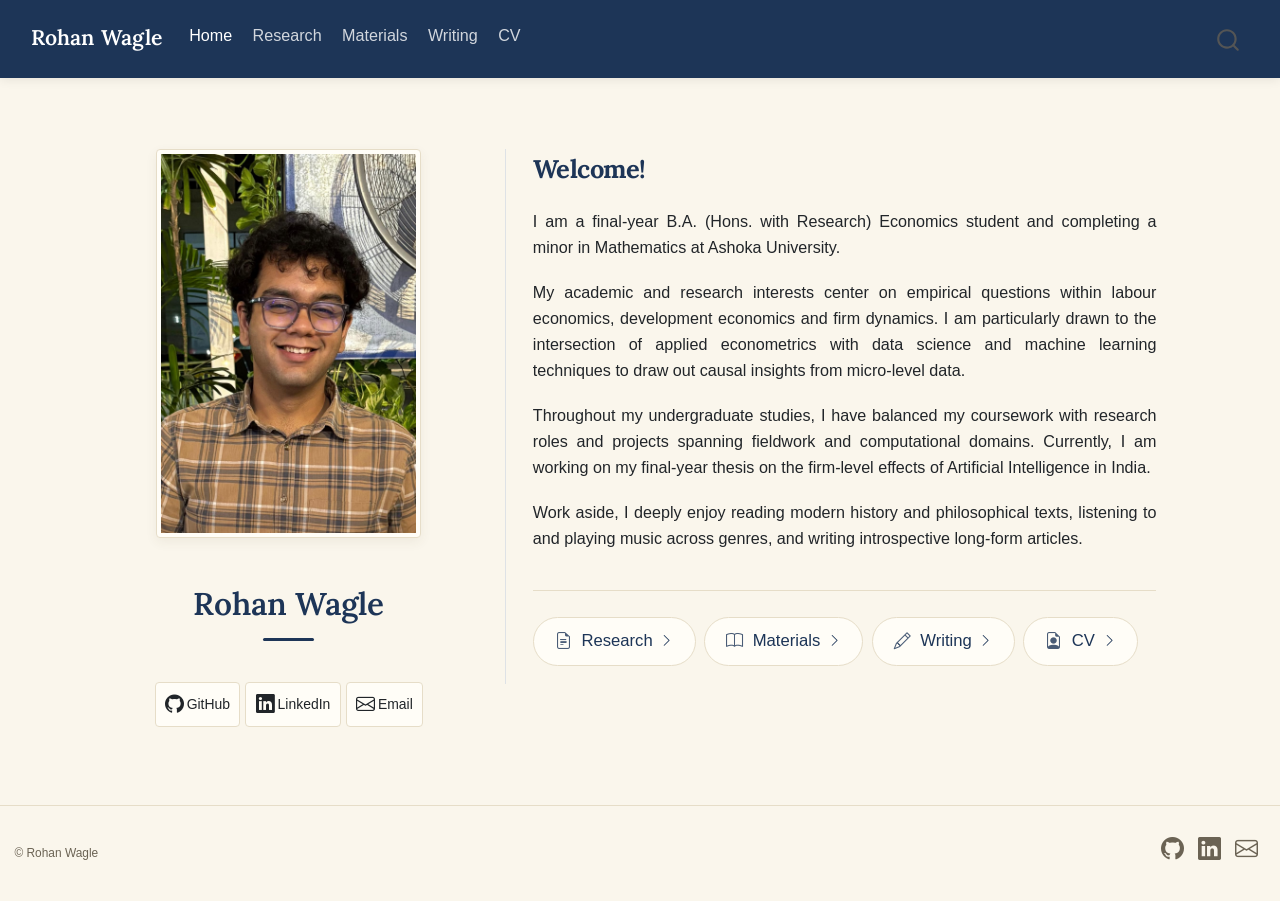
<file: index.html>
<!DOCTYPE html>
<html xmlns="http://www.w3.org/1999/xhtml" lang="en" xml:lang="en"><head>

<meta charset="utf-8">
<meta name="generator" content="quarto-1.9.38">

<meta name="viewport" content="width=device-width, initial-scale=1.0, user-scalable=yes">

<meta name="description" content="Rohan Wagle is a final-year B.A. (Hons. with Research) Economics student at Ashoka University, working on labour economics, development economics, firm dynamics and applied econometrics.">

<title>Rohan Wagle</title>
<style>
/* Default styles provided by pandoc.
** See https://pandoc.org/MANUAL.html#variables-for-html for config info.
*/
code{white-space: pre-wrap;}
span.smallcaps{font-variant: small-caps;}
div.columns{display: flex; gap: min(4vw, 1.5em);}
div.column{flex: auto; overflow-x: auto;}
div.hanging-indent{margin-left: 1.5em; text-indent: -1.5em;}
ul.task-list{list-style: none;}
ul.task-list li input[type="checkbox"] {
  width: 0.8em;
  margin: 0 0.8em 0.2em -1em; /* quarto-specific, see https://github.com/quarto-dev/quarto-cli/issues/4556 */ 
  vertical-align: middle;
}
</style>


<script src="site_libs/quarto-nav/quarto-nav.js"></script>
<script src="site_libs/quarto-nav/headroom.min.js"></script>
<script src="site_libs/clipboard/clipboard.min.js"></script>
<script src="site_libs/quarto-search/autocomplete.umd.js"></script>
<script src="site_libs/quarto-search/fuse.min.js"></script>
<script src="site_libs/quarto-search/quarto-search.js"></script>
<meta name="quarto:offset" content="./">
<script src="site_libs/quarto-html/quarto.js" type="module"></script>
<script src="site_libs/quarto-html/tabsets/tabsets.js" type="module"></script>
<script src="site_libs/quarto-html/popper.min.js"></script>
<script src="site_libs/quarto-html/tippy.umd.min.js"></script>
<link href="site_libs/quarto-html/tippy.css" rel="stylesheet">
<link href="site_libs/quarto-html/quarto-syntax-highlighting-15634bcf2e68342d4ad2dfa704d543f6.css" rel="stylesheet" id="quarto-text-highlighting-styles">
<script src="site_libs/bootstrap/bootstrap.min.js"></script>
<link href="site_libs/bootstrap/bootstrap-icons.css" rel="stylesheet">
<link href="site_libs/bootstrap/bootstrap-7c7387054ca01dce798d89d67e7ad1e2.min.css" rel="stylesheet" append-hash="true" id="quarto-bootstrap" data-mode="light">
<script id="quarto-search-options" type="application/json">{
  "location": "navbar",
  "copy-button": false,
  "collapse-after": 3,
  "panel-placement": "end",
  "type": "overlay",
  "limit": 50,
  "keyboard-shortcut": [
    "f",
    "/",
    "s"
  ],
  "show-item-context": false,
  "language": {
    "search-no-results-text": "No results",
    "search-matching-documents-text": "matching documents",
    "search-copy-link-title": "Copy link to search",
    "search-hide-matches-text": "Hide additional matches",
    "search-more-match-text": "more match in this document",
    "search-more-matches-text": "more matches in this document",
    "search-clear-button-title": "Clear",
    "search-text-placeholder": "",
    "search-detached-cancel-button-title": "Cancel",
    "search-submit-button-title": "Submit",
    "search-label": "Search"
  }
}</script>


<link rel="stylesheet" href="styles.css">
<meta property="og:title" content="Rohan Wagle">
<meta property="og:description" content="Rohan Wagle is a final-year B.A. (Hons. with Research) Economics student at Ashoka University, working on labour economics, development economics, firm dynamics and applied econometrics.">
<meta property="og:image" content="https://ronwag2005.github.io/rohan-wagle/assets/Main_Photo.jpeg">
<meta property="og:site_name" content="Rohan Wagle">
<meta name="twitter:title" content="Rohan Wagle">
<meta name="twitter:description" content="Rohan Wagle is a final-year B.A. (Hons. with Research) Economics student at Ashoka University, working on labour economics, development economics, firm dynamics and applied econometrics.">
<meta name="twitter:image" content="https://ronwag2005.github.io/rohan-wagle/assets/Main_Photo.jpeg">
<meta name="twitter:card" content="summary">
<link rel="canonical" href="https://ronwag2005.github.io/rohan-wagle/">
</head>

<body class="nav-fixed fullcontent quarto-light">

<div id="quarto-search-results"></div>
  <header id="quarto-header" class="headroom fixed-top">
    <nav class="navbar navbar-expand-lg " data-bs-theme="dark">
      <div class="navbar-container container-fluid">
      <div class="navbar-brand-container mx-auto">
    <a class="navbar-brand" href="./index.html">
    <span class="navbar-title">Rohan Wagle</span>
    </a>
  </div>
            <div id="quarto-search" class="" title="Search"></div>
          <button class="navbar-toggler" type="button" data-bs-toggle="collapse" data-bs-target="#navbarCollapse" aria-controls="navbarCollapse" role="menu" aria-expanded="false" aria-label="Toggle navigation" onclick="if (window.quartoToggleHeadroom) { window.quartoToggleHeadroom(); }">
  <span class="navbar-toggler-icon"></span>
</button>
          <div class="collapse navbar-collapse" id="navbarCollapse">
            <ul class="navbar-nav navbar-nav-scroll me-auto">
  <li class="nav-item">
    <a class="nav-link active" href="./index.html" aria-current="page"> 
<span class="menu-text">Home</span></a>
  </li>  
  <li class="nav-item">
    <a class="nav-link" href="./research.html"> 
<span class="menu-text">Research</span></a>
  </li>  
  <li class="nav-item">
    <a class="nav-link" href="./materials.html"> 
<span class="menu-text">Materials</span></a>
  </li>  
  <li class="nav-item">
    <a class="nav-link" href="./writing.html"> 
<span class="menu-text">Writing</span></a>
  </li>  
  <li class="nav-item">
    <a class="nav-link" href="./cv.html"> 
<span class="menu-text">CV</span></a>
  </li>  
</ul>
          </div> <!-- /navcollapse -->
            <div class="quarto-navbar-tools">
</div>
      </div> <!-- /container-fluid -->
    </nav>
</header>
<!-- content -->
<div id="quarto-content" class="quarto-container page-columns page-rows-contents page-layout-article page-navbar">
<!-- sidebar -->
<!-- margin-sidebar -->
    
<!-- main -->
<div class="quarto-about-trestles">
  <div class="about-entity">
    <img src="assets/Main_Photo.jpeg" class="about-image
  rounded " style="width: 20em;">
<header id="title-block-header" class="quarto-title-block default">
<div class="quarto-title">
<h1 class="title">Rohan Wagle</h1>
</div>
<div class="quarto-title-meta">
  </div>
</header>
    <div class="about-links">
  <a href="https://github.com/ronwag2005" class="about-link" rel="" target="">
    <i class="bi bi-github"></i>
     <span class="about-link-text">GitHub</span>
  </a>
  <a href="/www.linkedin.com/in/rohan-wagle-6a9328228" class="about-link" rel="" target="">
    <i class="bi bi-linkedin"></i>
     <span class="about-link-text">LinkedIn</span>
  </a>
  <a href="mailto:rohan.wagle_ug2023@ashoka.edu.in" class="about-link" rel="" target="">
    <i class="bi bi-envelope"></i>
     <span class="about-link-text">Email</span>
  </a>
</div>
  </div>
  <div class="about-contents"><main class="content" id="quarto-document-content">
<p><span class="welcome-text">Welcome!</span></p>
<p>I am a final-year B.A. (Hons. with Research) Economics student and completing a minor in Mathematics at Ashoka University.</p>
<p>My academic and research interests center on empirical questions within labour economics, development economics and firm dynamics. I am particularly drawn to the intersection of applied econometrics with data science and machine learning techniques to draw out causal insights from micro-level data.</p>
<p>Throughout my undergraduate studies, I have balanced my coursework with research roles and projects spanning fieldwork and computational domains. Currently, I am working on my final-year thesis on the firm-level effects of Artificial Intelligence in India.</p>
<p>Work aside, I deeply enjoy reading modern history and philosophical texts, listening to and playing music across genres, and writing introspective long-form articles.</p>
<div class="home-explore">
<p><a class="explore-label" href="research.html"><i class="bi bi-file-earmark-text explore-icon"></i> Research <i class="bi bi-chevron-right"></i></a> <a class="explore-label" href="materials.html"><i class="bi bi-book explore-icon"></i> Materials <i class="bi bi-chevron-right"></i></a> <a class="explore-label" href="writing.html"><i class="bi bi-pencil explore-icon"></i> Writing <i class="bi bi-chevron-right"></i></a> <a class="explore-label" href="cv.html"><i class="bi bi-file-earmark-person explore-icon"></i> CV <i class="bi bi-chevron-right"></i></a></p>
</div>


</main></div>
</div>
 <!-- /main -->
<script id="quarto-html-after-body" type="application/javascript">
  window.document.addEventListener("DOMContentLoaded", function (event) {
    const isCodeAnnotation = (el) => {
      for (const clz of el.classList) {
        if (clz.startsWith('code-annotation-')) {                     
          return true;
        }
      }
      return false;
    }
    const onCopySuccess = function(e) {
      // button target
      const button = e.trigger;
      // don't keep focus
      button.blur();
      // flash "checked"
      button.classList.add('code-copy-button-checked');
      var currentTitle = button.getAttribute("title");
      button.setAttribute("title", "Copied!");
      let tooltip;
      if (window.bootstrap) {
        button.setAttribute("data-bs-toggle", "tooltip");
        button.setAttribute("data-bs-placement", "left");
        button.setAttribute("data-bs-title", "Copied!");
        tooltip = new bootstrap.Tooltip(button, 
          { trigger: "manual", 
            customClass: "code-copy-button-tooltip",
            offset: [0, -8]});
        tooltip.show();    
      }
      setTimeout(function() {
        if (tooltip) {
          tooltip.hide();
          button.removeAttribute("data-bs-title");
          button.removeAttribute("data-bs-toggle");
          button.removeAttribute("data-bs-placement");
        }
        button.setAttribute("title", currentTitle);
        button.classList.remove('code-copy-button-checked');
      }, 1000);
      // clear code selection
      e.clearSelection();
    }
    const getTextToCopy = function(trigger) {
      const outerScaffold = trigger.parentElement.cloneNode(true);
      const codeEl = outerScaffold.querySelector('code');
      for (const childEl of codeEl.children) {
        if (isCodeAnnotation(childEl)) {
          childEl.remove();
        }
      }
      return codeEl.innerText;
    }
    const clipboard = new window.ClipboardJS('.code-copy-button:not([data-in-quarto-modal])', {
      text: getTextToCopy
    });
    clipboard.on('success', onCopySuccess);
    if (window.document.getElementById('quarto-embedded-source-code-modal')) {
      const clipboardModal = new window.ClipboardJS('.code-copy-button[data-in-quarto-modal]', {
        text: getTextToCopy,
        container: window.document.getElementById('quarto-embedded-source-code-modal')
      });
      clipboardModal.on('success', onCopySuccess);
    }
      var localhostRegex = new RegExp(/^(?:http|https):\/\/localhost\:?[0-9]*\//);
      var mailtoRegex = new RegExp(/^mailto:/);
        var filterRegex = new RegExp("https:\/\/ronwag2005\.github\.io\/rohan-wagle\/");
      var isInternal = (href) => {
          return filterRegex.test(href) || localhostRegex.test(href) || mailtoRegex.test(href);
      }
      // Inspect non-navigation links and adorn them if external
     var links = window.document.querySelectorAll('a[href]:not(.nav-link):not(.navbar-brand):not(.toc-action):not(.sidebar-link):not(.sidebar-item-toggle):not(.pagination-link):not(.no-external):not([aria-hidden]):not(.dropdown-item):not(.quarto-navigation-tool):not(.about-link)');
      for (var i=0; i<links.length; i++) {
        const link = links[i];
        if (!isInternal(link.href)) {
          // undo the damage that might have been done by quarto-nav.js in the case of
          // links that we want to consider external
          if (link.dataset.originalHref !== undefined) {
            link.href = link.dataset.originalHref;
          }
        }
      }
    function tippyHover(el, contentFn, onTriggerFn, onUntriggerFn) {
      const config = {
        allowHTML: true,
        maxWidth: 500,
        delay: 100,
        arrow: false,
        appendTo: function(el) {
            return el.parentElement;
        },
        interactive: true,
        interactiveBorder: 10,
        theme: 'quarto',
        placement: 'bottom-start',
      };
      if (contentFn) {
        config.content = contentFn;
      }
      if (onTriggerFn) {
        config.onTrigger = onTriggerFn;
      }
      if (onUntriggerFn) {
        config.onUntrigger = onUntriggerFn;
      }
      window.tippy(el, config); 
    }
    const noterefs = window.document.querySelectorAll('a[role="doc-noteref"]');
    for (var i=0; i<noterefs.length; i++) {
      const ref = noterefs[i];
      tippyHover(ref, function() {
        // use id or data attribute instead here
        let href = ref.getAttribute('data-footnote-href') || ref.getAttribute('href');
        try { href = new URL(href).hash; } catch {}
        const id = href.replace(/^#\/?/, "");
        const note = window.document.getElementById(id);
        if (note) {
          return note.innerHTML;
        } else {
          return "";
        }
      });
    }
    const xrefs = window.document.querySelectorAll('a.quarto-xref');
    const processXRef = (id, note) => {
      // Strip column container classes
      const stripColumnClz = (el) => {
        el.classList.remove("page-full", "page-columns");
        if (el.children) {
          for (const child of el.children) {
            stripColumnClz(child);
          }
        }
      }
      stripColumnClz(note)
      if (id === null || id.startsWith('sec-')) {
        // Special case sections, only their first couple elements
        const container = document.createElement("div");
        if (note.children && note.children.length > 2) {
          container.appendChild(note.children[0].cloneNode(true));
          for (let i = 1; i < note.children.length; i++) {
            const child = note.children[i];
            if (child.tagName === "P" && child.innerText === "") {
              continue;
            } else {
              container.appendChild(child.cloneNode(true));
              break;
            }
          }
          if (window.Quarto?.typesetMath) {
            window.Quarto.typesetMath(container);
          }
          return container.innerHTML
        } else {
          if (window.Quarto?.typesetMath) {
            window.Quarto.typesetMath(note);
          }
          return note.innerHTML;
        }
      } else {
        // Remove any anchor links if they are present
        const anchorLink = note.querySelector('a.anchorjs-link');
        if (anchorLink) {
          anchorLink.remove();
        }
        if (window.Quarto?.typesetMath) {
          window.Quarto.typesetMath(note);
        }
        if (note.classList.contains("callout")) {
          return note.outerHTML;
        } else {
          return note.innerHTML;
        }
      }
    }
    for (var i=0; i<xrefs.length; i++) {
      const xref = xrefs[i];
      tippyHover(xref, undefined, function(instance) {
        instance.disable();
        let url = xref.getAttribute('href');
        let hash = undefined; 
        if (url.startsWith('#')) {
          hash = url;
        } else {
          try { hash = new URL(url).hash; } catch {}
        }
        if (hash) {
          const id = hash.replace(/^#\/?/, "");
          const note = window.document.getElementById(id);
          if (note !== null) {
            try {
              const html = processXRef(id, note.cloneNode(true));
              instance.setContent(html);
            } finally {
              instance.enable();
              instance.show();
            }
          } else {
            // See if we can fetch this
            fetch(url.split('#')[0])
            .then(res => res.text())
            .then(html => {
              const parser = new DOMParser();
              const htmlDoc = parser.parseFromString(html, "text/html");
              const note = htmlDoc.getElementById(id);
              if (note !== null) {
                const html = processXRef(id, note);
                instance.setContent(html);
              } 
            }).finally(() => {
              instance.enable();
              instance.show();
            });
          }
        } else {
          // See if we can fetch a full url (with no hash to target)
          // This is a special case and we should probably do some content thinning / targeting
          fetch(url)
          .then(res => res.text())
          .then(html => {
            const parser = new DOMParser();
            const htmlDoc = parser.parseFromString(html, "text/html");
            const note = htmlDoc.querySelector('main.content');
            if (note !== null) {
              // This should only happen for chapter cross references
              // (since there is no id in the URL)
              // remove the first header
              if (note.children.length > 0 && note.children[0].tagName === "HEADER") {
                note.children[0].remove();
              }
              const html = processXRef(null, note);
              instance.setContent(html);
            } 
          }).finally(() => {
            instance.enable();
            instance.show();
          });
        }
      }, function(instance) {
      });
    }
        let selectedAnnoteEl;
        const selectorForAnnotation = ( cell, annotation) => {
          let cellAttr = 'data-code-cell="' + cell + '"';
          let lineAttr = 'data-code-annotation="' +  annotation + '"';
          const selector = 'span[' + cellAttr + '][' + lineAttr + ']';
          return selector;
        }
        const selectCodeLines = (annoteEl) => {
          const doc = window.document;
          const targetCell = annoteEl.getAttribute("data-target-cell");
          const targetAnnotation = annoteEl.getAttribute("data-target-annotation");
          const annoteSpan = window.document.querySelector(selectorForAnnotation(targetCell, targetAnnotation));
          const lines = annoteSpan.getAttribute("data-code-lines").split(",");
          const lineIds = lines.map((line) => {
            return targetCell + "-" + line;
          })
          let top = null;
          let height = null;
          let parent = null;
          if (lineIds.length > 0) {
              //compute the position of the single el (top and bottom and make a div)
              const el = window.document.getElementById(lineIds[0]);
              top = el.offsetTop;
              height = el.offsetHeight;
              parent = el.parentElement.parentElement;
            if (lineIds.length > 1) {
              const lastEl = window.document.getElementById(lineIds[lineIds.length - 1]);
              const bottom = lastEl.offsetTop + lastEl.offsetHeight;
              height = bottom - top;
            }
            if (top !== null && height !== null && parent !== null) {
              // cook up a div (if necessary) and position it 
              let div = window.document.getElementById("code-annotation-line-highlight");
              if (div === null) {
                div = window.document.createElement("div");
                div.setAttribute("id", "code-annotation-line-highlight");
                div.style.position = 'absolute';
                parent.appendChild(div);
              }
              div.style.top = top - 2 + "px";
              div.style.height = height + 4 + "px";
              div.style.left = 0;
              let gutterDiv = window.document.getElementById("code-annotation-line-highlight-gutter");
              if (gutterDiv === null) {
                gutterDiv = window.document.createElement("div");
                gutterDiv.setAttribute("id", "code-annotation-line-highlight-gutter");
                gutterDiv.style.position = 'absolute';
                const codeCell = window.document.getElementById(targetCell);
                const gutter = codeCell.querySelector('.code-annotation-gutter');
                gutter.appendChild(gutterDiv);
              }
              gutterDiv.style.top = top - 2 + "px";
              gutterDiv.style.height = height + 4 + "px";
            }
            selectedAnnoteEl = annoteEl;
          }
        };
        const unselectCodeLines = () => {
          const elementsIds = ["code-annotation-line-highlight", "code-annotation-line-highlight-gutter"];
          elementsIds.forEach((elId) => {
            const div = window.document.getElementById(elId);
            if (div) {
              div.remove();
            }
          });
          selectedAnnoteEl = undefined;
        };
          // Handle positioning of the toggle
      window.addEventListener(
        "resize",
        throttle(() => {
          elRect = undefined;
          if (selectedAnnoteEl) {
            selectCodeLines(selectedAnnoteEl);
          }
        }, 10)
      );
      function throttle(fn, ms) {
      let throttle = false;
      let timer;
        return (...args) => {
          if(!throttle) { // first call gets through
              fn.apply(this, args);
              throttle = true;
          } else { // all the others get throttled
              if(timer) clearTimeout(timer); // cancel #2
              timer = setTimeout(() => {
                fn.apply(this, args);
                timer = throttle = false;
              }, ms);
          }
        };
      }
        // Attach click handler to the DT
        const annoteDls = window.document.querySelectorAll('dt[data-target-cell]');
        for (const annoteDlNode of annoteDls) {
          annoteDlNode.addEventListener('click', (event) => {
            const clickedEl = event.target;
            if (clickedEl !== selectedAnnoteEl) {
              unselectCodeLines();
              const activeEl = window.document.querySelector('dt[data-target-cell].code-annotation-active');
              if (activeEl) {
                activeEl.classList.remove('code-annotation-active');
              }
              selectCodeLines(clickedEl);
              clickedEl.classList.add('code-annotation-active');
            } else {
              // Unselect the line
              unselectCodeLines();
              clickedEl.classList.remove('code-annotation-active');
            }
          });
        }
    const findCites = (el) => {
      const parentEl = el.parentElement;
      if (parentEl) {
        const cites = parentEl.dataset.cites;
        if (cites) {
          return {
            el,
            cites: cites.split(' ')
          };
        } else {
          return findCites(el.parentElement)
        }
      } else {
        return undefined;
      }
    };
    var bibliorefs = window.document.querySelectorAll('a[role="doc-biblioref"]');
    for (var i=0; i<bibliorefs.length; i++) {
      const ref = bibliorefs[i];
      const citeInfo = findCites(ref);
      if (citeInfo) {
        tippyHover(citeInfo.el, function() {
          var popup = window.document.createElement('div');
          citeInfo.cites.forEach(function(cite) {
            var citeDiv = window.document.createElement('div');
            citeDiv.classList.add('hanging-indent');
            citeDiv.classList.add('csl-entry');
            var biblioDiv = window.document.getElementById('ref-' + cite);
            if (biblioDiv) {
              citeDiv.innerHTML = biblioDiv.innerHTML;
            }
            popup.appendChild(citeDiv);
          });
          return popup.innerHTML;
        });
      }
    }
  });
  </script>
</div> <!-- /content -->
<footer class="footer">
  <div class="nav-footer">
    <div class="nav-footer-left">
<p>© Rohan Wagle</p>
</div>   
    <div class="nav-footer-center">
      &nbsp;
    </div>
    <div class="nav-footer-right">
      <ul class="footer-items list-unstyled">
    <li class="nav-item compact">
    <a class="nav-link" href="https://github.com/ronwag2005">
      <i class="bi bi-github" role="img" aria-label="GitHub">
</i> 
    </a>
  </li>  
    <li class="nav-item compact">
    <a class="nav-link" href="https://www.linkedin.com/in/rohan-wagle-6a9328228">
      <i class="bi bi-linkedin" role="img" aria-label="LinkedIn">
</i> 
    </a>
  </li>  
    <li class="nav-item compact">
    <a class="nav-link" href="mailto:rohan.wagle_ug2023@ashoka.edu.in">
      <i class="bi bi-envelope" role="img" aria-label="Email">
</i> 
    </a>
  </li>  
</ul>
    </div>
  </div>
</footer>




</body></html>
</file>
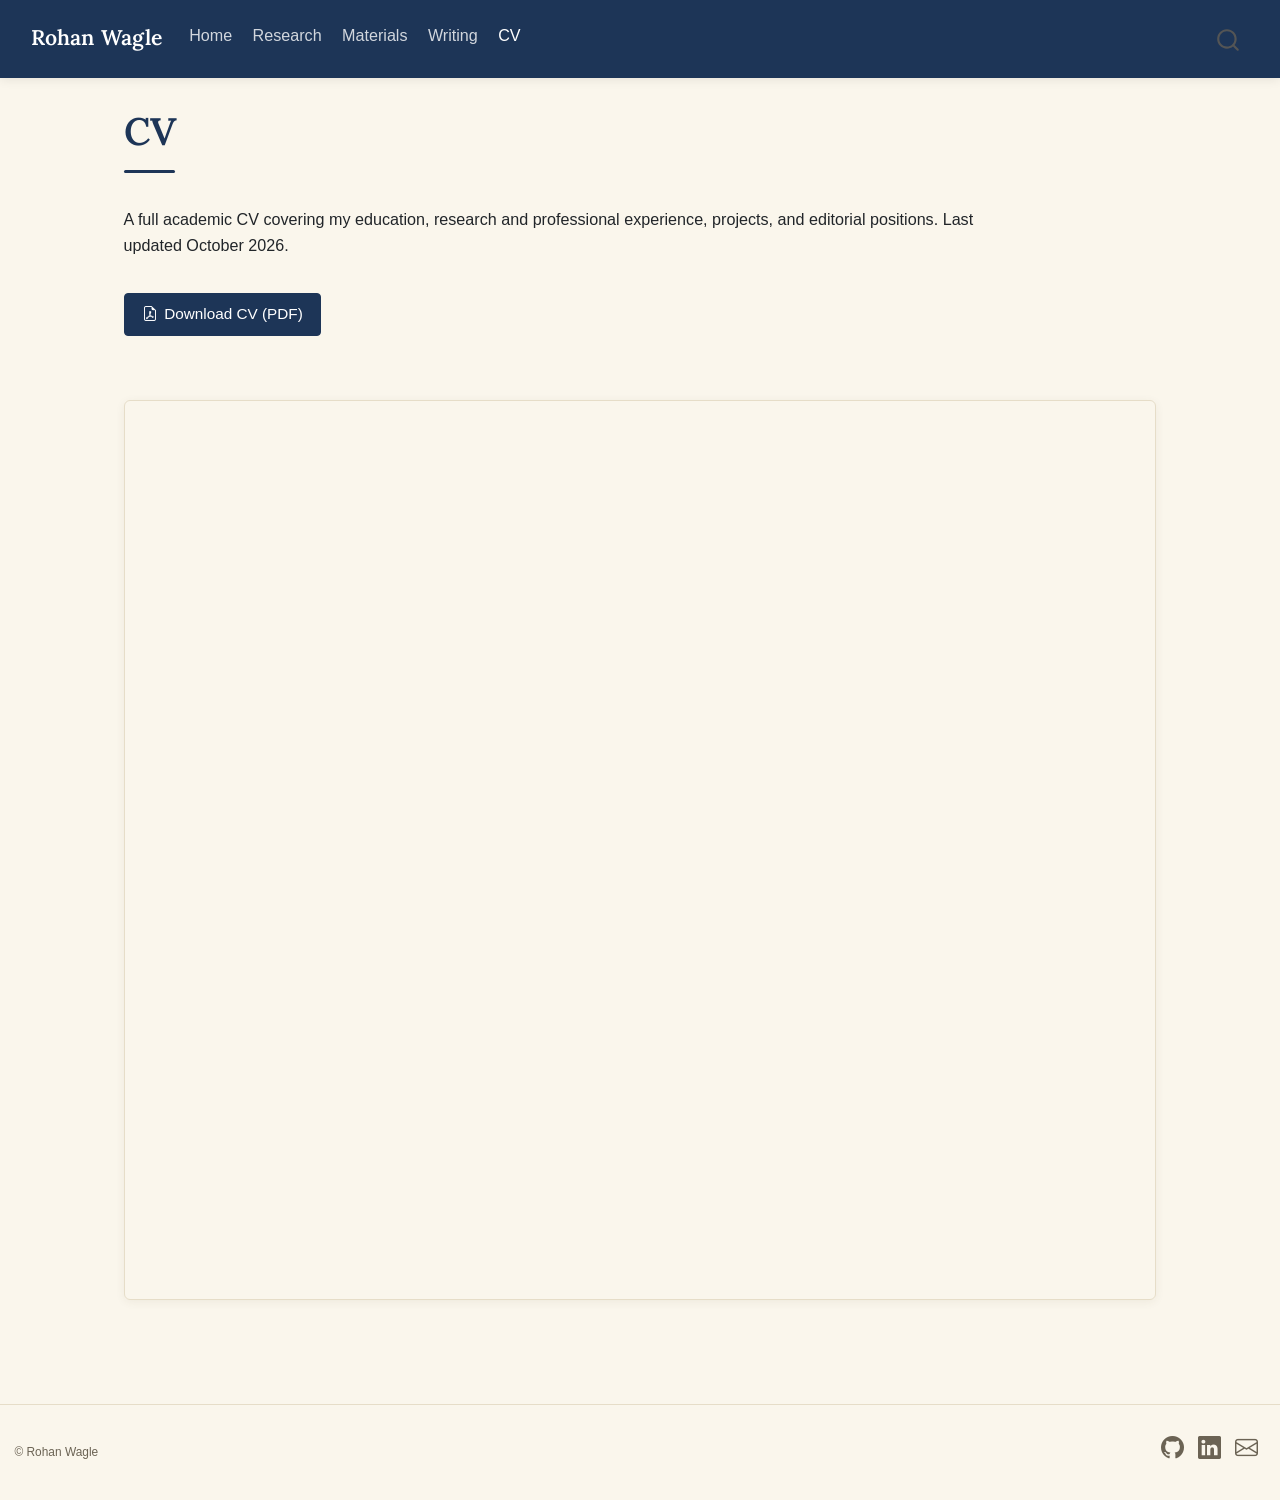
<file: cv.html>
<!DOCTYPE html>
<html xmlns="http://www.w3.org/1999/xhtml" lang="en" xml:lang="en"><head>

<meta charset="utf-8">
<meta name="generator" content="quarto-1.9.38">

<meta name="viewport" content="width=device-width, initial-scale=1.0, user-scalable=yes">

<meta name="description" content="Academic CV of Rohan Wagle: education, research and professional experience, publications, projects, and editorial positions.">

<title>CV – Rohan Wagle</title>
<style>
/* Default styles provided by pandoc.
** See https://pandoc.org/MANUAL.html#variables-for-html for config info.
*/
code{white-space: pre-wrap;}
span.smallcaps{font-variant: small-caps;}
div.columns{display: flex; gap: min(4vw, 1.5em);}
div.column{flex: auto; overflow-x: auto;}
div.hanging-indent{margin-left: 1.5em; text-indent: -1.5em;}
ul.task-list{list-style: none;}
ul.task-list li input[type="checkbox"] {
  width: 0.8em;
  margin: 0 0.8em 0.2em -1em; /* quarto-specific, see https://github.com/quarto-dev/quarto-cli/issues/4556 */ 
  vertical-align: middle;
}
</style>


<script src="site_libs/quarto-nav/quarto-nav.js"></script>
<script src="site_libs/quarto-nav/headroom.min.js"></script>
<script src="site_libs/clipboard/clipboard.min.js"></script>
<script src="site_libs/quarto-search/autocomplete.umd.js"></script>
<script src="site_libs/quarto-search/fuse.min.js"></script>
<script src="site_libs/quarto-search/quarto-search.js"></script>
<meta name="quarto:offset" content="./">
<script src="site_libs/quarto-html/quarto.js" type="module"></script>
<script src="site_libs/quarto-html/tabsets/tabsets.js" type="module"></script>
<script src="site_libs/quarto-html/popper.min.js"></script>
<script src="site_libs/quarto-html/tippy.umd.min.js"></script>
<script src="site_libs/quarto-html/anchor.min.js"></script>
<link href="site_libs/quarto-html/tippy.css" rel="stylesheet">
<link href="site_libs/quarto-html/quarto-syntax-highlighting-15634bcf2e68342d4ad2dfa704d543f6.css" rel="stylesheet" id="quarto-text-highlighting-styles">
<script src="site_libs/bootstrap/bootstrap.min.js"></script>
<link href="site_libs/bootstrap/bootstrap-icons.css" rel="stylesheet">
<link href="site_libs/bootstrap/bootstrap-7c7387054ca01dce798d89d67e7ad1e2.min.css" rel="stylesheet" append-hash="true" id="quarto-bootstrap" data-mode="light">
<script id="quarto-search-options" type="application/json">{
  "location": "navbar",
  "copy-button": false,
  "collapse-after": 3,
  "panel-placement": "end",
  "type": "overlay",
  "limit": 50,
  "keyboard-shortcut": [
    "f",
    "/",
    "s"
  ],
  "show-item-context": false,
  "language": {
    "search-no-results-text": "No results",
    "search-matching-documents-text": "matching documents",
    "search-copy-link-title": "Copy link to search",
    "search-hide-matches-text": "Hide additional matches",
    "search-more-match-text": "more match in this document",
    "search-more-matches-text": "more matches in this document",
    "search-clear-button-title": "Clear",
    "search-text-placeholder": "",
    "search-detached-cancel-button-title": "Cancel",
    "search-submit-button-title": "Submit",
    "search-label": "Search"
  }
}</script>


<link rel="stylesheet" href="styles.css">
<meta property="og:title" content="CV – Rohan Wagle">
<meta property="og:description" content="Academic CV of Rohan Wagle: education, research and professional experience, publications, projects, and editorial positions.">
<meta property="og:image" content="https://ronwag2005.github.io/rohan-wagle/assets/Main_Photo.jpeg">
<meta property="og:site_name" content="Rohan Wagle">
<meta name="twitter:title" content="CV – Rohan Wagle">
<meta name="twitter:description" content="Academic CV of Rohan Wagle: education, research and professional experience, publications, projects, and editorial positions.">
<meta name="twitter:image" content="https://ronwag2005.github.io/rohan-wagle/assets/Main_Photo.jpeg">
<meta name="twitter:card" content="summary">
<link rel="canonical" href="https://ronwag2005.github.io/rohan-wagle/cv.html">
</head>

<body class="nav-fixed fullcontent quarto-light">

<div id="quarto-search-results"></div>
  <header id="quarto-header" class="headroom fixed-top">
    <nav class="navbar navbar-expand-lg " data-bs-theme="dark">
      <div class="navbar-container container-fluid">
      <div class="navbar-brand-container mx-auto">
    <a class="navbar-brand" href="./index.html">
    <span class="navbar-title">Rohan Wagle</span>
    </a>
  </div>
            <div id="quarto-search" class="" title="Search"></div>
          <button class="navbar-toggler" type="button" data-bs-toggle="collapse" data-bs-target="#navbarCollapse" aria-controls="navbarCollapse" role="menu" aria-expanded="false" aria-label="Toggle navigation" onclick="if (window.quartoToggleHeadroom) { window.quartoToggleHeadroom(); }">
  <span class="navbar-toggler-icon"></span>
</button>
          <div class="collapse navbar-collapse" id="navbarCollapse">
            <ul class="navbar-nav navbar-nav-scroll me-auto">
  <li class="nav-item">
    <a class="nav-link" href="./index.html"> 
<span class="menu-text">Home</span></a>
  </li>  
  <li class="nav-item">
    <a class="nav-link" href="./research.html"> 
<span class="menu-text">Research</span></a>
  </li>  
  <li class="nav-item">
    <a class="nav-link" href="./materials.html"> 
<span class="menu-text">Materials</span></a>
  </li>  
  <li class="nav-item">
    <a class="nav-link" href="./writing.html"> 
<span class="menu-text">Writing</span></a>
  </li>  
  <li class="nav-item">
    <a class="nav-link active" href="./cv.html" aria-current="page"> 
<span class="menu-text">CV</span></a>
  </li>  
</ul>
          </div> <!-- /navcollapse -->
            <div class="quarto-navbar-tools">
</div>
      </div> <!-- /container-fluid -->
    </nav>
</header>
<!-- content -->
<div id="quarto-content" class="quarto-container page-columns page-rows-contents page-layout-article page-navbar">
<!-- sidebar -->
<!-- margin-sidebar -->
    
<!-- main -->
<main class="content" id="quarto-document-content">

<header id="title-block-header" class="quarto-title-block default">
<div class="quarto-title">
<h1 class="title">CV</h1>
</div>



<div class="quarto-title-meta">

    
  
    
  </div>
  


</header>


<p class="page-intro">
A full academic CV covering my education, research and professional experience, projects, and editorial positions. Last updated October 2026.
</p>
<div class="cv-actions">
<p><a href="assets/cv/Rohan_Wagle_CV.pdf" target="_blank"><i class="bi bi-file-earmark-pdf"></i> Download CV (PDF)</a></p>
</div>
<iframe class="cv-embed" src="assets/cv/Rohan_Wagle_CV.pdf" title="Rohan Wagle CV">
</iframe>



</main> <!-- /main -->
<script id="quarto-html-after-body" type="application/javascript">
  window.document.addEventListener("DOMContentLoaded", function (event) {
    const icon = "";
    const anchorJS = new window.AnchorJS();
    anchorJS.options = {
      placement: 'right',
      icon: icon
    };
    anchorJS.add('.anchored');
    const isCodeAnnotation = (el) => {
      for (const clz of el.classList) {
        if (clz.startsWith('code-annotation-')) {                     
          return true;
        }
      }
      return false;
    }
    const onCopySuccess = function(e) {
      // button target
      const button = e.trigger;
      // don't keep focus
      button.blur();
      // flash "checked"
      button.classList.add('code-copy-button-checked');
      var currentTitle = button.getAttribute("title");
      button.setAttribute("title", "Copied!");
      let tooltip;
      if (window.bootstrap) {
        button.setAttribute("data-bs-toggle", "tooltip");
        button.setAttribute("data-bs-placement", "left");
        button.setAttribute("data-bs-title", "Copied!");
        tooltip = new bootstrap.Tooltip(button, 
          { trigger: "manual", 
            customClass: "code-copy-button-tooltip",
            offset: [0, -8]});
        tooltip.show();    
      }
      setTimeout(function() {
        if (tooltip) {
          tooltip.hide();
          button.removeAttribute("data-bs-title");
          button.removeAttribute("data-bs-toggle");
          button.removeAttribute("data-bs-placement");
        }
        button.setAttribute("title", currentTitle);
        button.classList.remove('code-copy-button-checked');
      }, 1000);
      // clear code selection
      e.clearSelection();
    }
    const getTextToCopy = function(trigger) {
      const outerScaffold = trigger.parentElement.cloneNode(true);
      const codeEl = outerScaffold.querySelector('code');
      for (const childEl of codeEl.children) {
        if (isCodeAnnotation(childEl)) {
          childEl.remove();
        }
      }
      return codeEl.innerText;
    }
    const clipboard = new window.ClipboardJS('.code-copy-button:not([data-in-quarto-modal])', {
      text: getTextToCopy
    });
    clipboard.on('success', onCopySuccess);
    if (window.document.getElementById('quarto-embedded-source-code-modal')) {
      const clipboardModal = new window.ClipboardJS('.code-copy-button[data-in-quarto-modal]', {
        text: getTextToCopy,
        container: window.document.getElementById('quarto-embedded-source-code-modal')
      });
      clipboardModal.on('success', onCopySuccess);
    }
      var localhostRegex = new RegExp(/^(?:http|https):\/\/localhost\:?[0-9]*\//);
      var mailtoRegex = new RegExp(/^mailto:/);
        var filterRegex = new RegExp("https:\/\/ronwag2005\.github\.io\/rohan-wagle\/");
      var isInternal = (href) => {
          return filterRegex.test(href) || localhostRegex.test(href) || mailtoRegex.test(href);
      }
      // Inspect non-navigation links and adorn them if external
     var links = window.document.querySelectorAll('a[href]:not(.nav-link):not(.navbar-brand):not(.toc-action):not(.sidebar-link):not(.sidebar-item-toggle):not(.pagination-link):not(.no-external):not([aria-hidden]):not(.dropdown-item):not(.quarto-navigation-tool):not(.about-link)');
      for (var i=0; i<links.length; i++) {
        const link = links[i];
        if (!isInternal(link.href)) {
          // undo the damage that might have been done by quarto-nav.js in the case of
          // links that we want to consider external
          if (link.dataset.originalHref !== undefined) {
            link.href = link.dataset.originalHref;
          }
        }
      }
    function tippyHover(el, contentFn, onTriggerFn, onUntriggerFn) {
      const config = {
        allowHTML: true,
        maxWidth: 500,
        delay: 100,
        arrow: false,
        appendTo: function(el) {
            return el.parentElement;
        },
        interactive: true,
        interactiveBorder: 10,
        theme: 'quarto',
        placement: 'bottom-start',
      };
      if (contentFn) {
        config.content = contentFn;
      }
      if (onTriggerFn) {
        config.onTrigger = onTriggerFn;
      }
      if (onUntriggerFn) {
        config.onUntrigger = onUntriggerFn;
      }
      window.tippy(el, config); 
    }
    const noterefs = window.document.querySelectorAll('a[role="doc-noteref"]');
    for (var i=0; i<noterefs.length; i++) {
      const ref = noterefs[i];
      tippyHover(ref, function() {
        // use id or data attribute instead here
        let href = ref.getAttribute('data-footnote-href') || ref.getAttribute('href');
        try { href = new URL(href).hash; } catch {}
        const id = href.replace(/^#\/?/, "");
        const note = window.document.getElementById(id);
        if (note) {
          return note.innerHTML;
        } else {
          return "";
        }
      });
    }
    const xrefs = window.document.querySelectorAll('a.quarto-xref');
    const processXRef = (id, note) => {
      // Strip column container classes
      const stripColumnClz = (el) => {
        el.classList.remove("page-full", "page-columns");
        if (el.children) {
          for (const child of el.children) {
            stripColumnClz(child);
          }
        }
      }
      stripColumnClz(note)
      if (id === null || id.startsWith('sec-')) {
        // Special case sections, only their first couple elements
        const container = document.createElement("div");
        if (note.children && note.children.length > 2) {
          container.appendChild(note.children[0].cloneNode(true));
          for (let i = 1; i < note.children.length; i++) {
            const child = note.children[i];
            if (child.tagName === "P" && child.innerText === "") {
              continue;
            } else {
              container.appendChild(child.cloneNode(true));
              break;
            }
          }
          if (window.Quarto?.typesetMath) {
            window.Quarto.typesetMath(container);
          }
          return container.innerHTML
        } else {
          if (window.Quarto?.typesetMath) {
            window.Quarto.typesetMath(note);
          }
          return note.innerHTML;
        }
      } else {
        // Remove any anchor links if they are present
        const anchorLink = note.querySelector('a.anchorjs-link');
        if (anchorLink) {
          anchorLink.remove();
        }
        if (window.Quarto?.typesetMath) {
          window.Quarto.typesetMath(note);
        }
        if (note.classList.contains("callout")) {
          return note.outerHTML;
        } else {
          return note.innerHTML;
        }
      }
    }
    for (var i=0; i<xrefs.length; i++) {
      const xref = xrefs[i];
      tippyHover(xref, undefined, function(instance) {
        instance.disable();
        let url = xref.getAttribute('href');
        let hash = undefined; 
        if (url.startsWith('#')) {
          hash = url;
        } else {
          try { hash = new URL(url).hash; } catch {}
        }
        if (hash) {
          const id = hash.replace(/^#\/?/, "");
          const note = window.document.getElementById(id);
          if (note !== null) {
            try {
              const html = processXRef(id, note.cloneNode(true));
              instance.setContent(html);
            } finally {
              instance.enable();
              instance.show();
            }
          } else {
            // See if we can fetch this
            fetch(url.split('#')[0])
            .then(res => res.text())
            .then(html => {
              const parser = new DOMParser();
              const htmlDoc = parser.parseFromString(html, "text/html");
              const note = htmlDoc.getElementById(id);
              if (note !== null) {
                const html = processXRef(id, note);
                instance.setContent(html);
              } 
            }).finally(() => {
              instance.enable();
              instance.show();
            });
          }
        } else {
          // See if we can fetch a full url (with no hash to target)
          // This is a special case and we should probably do some content thinning / targeting
          fetch(url)
          .then(res => res.text())
          .then(html => {
            const parser = new DOMParser();
            const htmlDoc = parser.parseFromString(html, "text/html");
            const note = htmlDoc.querySelector('main.content');
            if (note !== null) {
              // This should only happen for chapter cross references
              // (since there is no id in the URL)
              // remove the first header
              if (note.children.length > 0 && note.children[0].tagName === "HEADER") {
                note.children[0].remove();
              }
              const html = processXRef(null, note);
              instance.setContent(html);
            } 
          }).finally(() => {
            instance.enable();
            instance.show();
          });
        }
      }, function(instance) {
      });
    }
        let selectedAnnoteEl;
        const selectorForAnnotation = ( cell, annotation) => {
          let cellAttr = 'data-code-cell="' + cell + '"';
          let lineAttr = 'data-code-annotation="' +  annotation + '"';
          const selector = 'span[' + cellAttr + '][' + lineAttr + ']';
          return selector;
        }
        const selectCodeLines = (annoteEl) => {
          const doc = window.document;
          const targetCell = annoteEl.getAttribute("data-target-cell");
          const targetAnnotation = annoteEl.getAttribute("data-target-annotation");
          const annoteSpan = window.document.querySelector(selectorForAnnotation(targetCell, targetAnnotation));
          const lines = annoteSpan.getAttribute("data-code-lines").split(",");
          const lineIds = lines.map((line) => {
            return targetCell + "-" + line;
          })
          let top = null;
          let height = null;
          let parent = null;
          if (lineIds.length > 0) {
              //compute the position of the single el (top and bottom and make a div)
              const el = window.document.getElementById(lineIds[0]);
              top = el.offsetTop;
              height = el.offsetHeight;
              parent = el.parentElement.parentElement;
            if (lineIds.length > 1) {
              const lastEl = window.document.getElementById(lineIds[lineIds.length - 1]);
              const bottom = lastEl.offsetTop + lastEl.offsetHeight;
              height = bottom - top;
            }
            if (top !== null && height !== null && parent !== null) {
              // cook up a div (if necessary) and position it 
              let div = window.document.getElementById("code-annotation-line-highlight");
              if (div === null) {
                div = window.document.createElement("div");
                div.setAttribute("id", "code-annotation-line-highlight");
                div.style.position = 'absolute';
                parent.appendChild(div);
              }
              div.style.top = top - 2 + "px";
              div.style.height = height + 4 + "px";
              div.style.left = 0;
              let gutterDiv = window.document.getElementById("code-annotation-line-highlight-gutter");
              if (gutterDiv === null) {
                gutterDiv = window.document.createElement("div");
                gutterDiv.setAttribute("id", "code-annotation-line-highlight-gutter");
                gutterDiv.style.position = 'absolute';
                const codeCell = window.document.getElementById(targetCell);
                const gutter = codeCell.querySelector('.code-annotation-gutter');
                gutter.appendChild(gutterDiv);
              }
              gutterDiv.style.top = top - 2 + "px";
              gutterDiv.style.height = height + 4 + "px";
            }
            selectedAnnoteEl = annoteEl;
          }
        };
        const unselectCodeLines = () => {
          const elementsIds = ["code-annotation-line-highlight", "code-annotation-line-highlight-gutter"];
          elementsIds.forEach((elId) => {
            const div = window.document.getElementById(elId);
            if (div) {
              div.remove();
            }
          });
          selectedAnnoteEl = undefined;
        };
          // Handle positioning of the toggle
      window.addEventListener(
        "resize",
        throttle(() => {
          elRect = undefined;
          if (selectedAnnoteEl) {
            selectCodeLines(selectedAnnoteEl);
          }
        }, 10)
      );
      function throttle(fn, ms) {
      let throttle = false;
      let timer;
        return (...args) => {
          if(!throttle) { // first call gets through
              fn.apply(this, args);
              throttle = true;
          } else { // all the others get throttled
              if(timer) clearTimeout(timer); // cancel #2
              timer = setTimeout(() => {
                fn.apply(this, args);
                timer = throttle = false;
              }, ms);
          }
        };
      }
        // Attach click handler to the DT
        const annoteDls = window.document.querySelectorAll('dt[data-target-cell]');
        for (const annoteDlNode of annoteDls) {
          annoteDlNode.addEventListener('click', (event) => {
            const clickedEl = event.target;
            if (clickedEl !== selectedAnnoteEl) {
              unselectCodeLines();
              const activeEl = window.document.querySelector('dt[data-target-cell].code-annotation-active');
              if (activeEl) {
                activeEl.classList.remove('code-annotation-active');
              }
              selectCodeLines(clickedEl);
              clickedEl.classList.add('code-annotation-active');
            } else {
              // Unselect the line
              unselectCodeLines();
              clickedEl.classList.remove('code-annotation-active');
            }
          });
        }
    const findCites = (el) => {
      const parentEl = el.parentElement;
      if (parentEl) {
        const cites = parentEl.dataset.cites;
        if (cites) {
          return {
            el,
            cites: cites.split(' ')
          };
        } else {
          return findCites(el.parentElement)
        }
      } else {
        return undefined;
      }
    };
    var bibliorefs = window.document.querySelectorAll('a[role="doc-biblioref"]');
    for (var i=0; i<bibliorefs.length; i++) {
      const ref = bibliorefs[i];
      const citeInfo = findCites(ref);
      if (citeInfo) {
        tippyHover(citeInfo.el, function() {
          var popup = window.document.createElement('div');
          citeInfo.cites.forEach(function(cite) {
            var citeDiv = window.document.createElement('div');
            citeDiv.classList.add('hanging-indent');
            citeDiv.classList.add('csl-entry');
            var biblioDiv = window.document.getElementById('ref-' + cite);
            if (biblioDiv) {
              citeDiv.innerHTML = biblioDiv.innerHTML;
            }
            popup.appendChild(citeDiv);
          });
          return popup.innerHTML;
        });
      }
    }
  });
  </script>
</div> <!-- /content -->
<footer class="footer">
  <div class="nav-footer">
    <div class="nav-footer-left">
<p>© Rohan Wagle</p>
</div>   
    <div class="nav-footer-center">
      &nbsp;
    </div>
    <div class="nav-footer-right">
      <ul class="footer-items list-unstyled">
    <li class="nav-item compact">
    <a class="nav-link" href="https://github.com/ronwag2005">
      <i class="bi bi-github" role="img" aria-label="GitHub">
</i> 
    </a>
  </li>  
    <li class="nav-item compact">
    <a class="nav-link" href="https://www.linkedin.com/in/rohan-wagle-6a9328228">
      <i class="bi bi-linkedin" role="img" aria-label="LinkedIn">
</i> 
    </a>
  </li>  
    <li class="nav-item compact">
    <a class="nav-link" href="mailto:rohan.wagle_ug2023@ashoka.edu.in">
      <i class="bi bi-envelope" role="img" aria-label="Email">
</i> 
    </a>
  </li>  
</ul>
    </div>
  </div>
</footer>




</body></html>
</file>
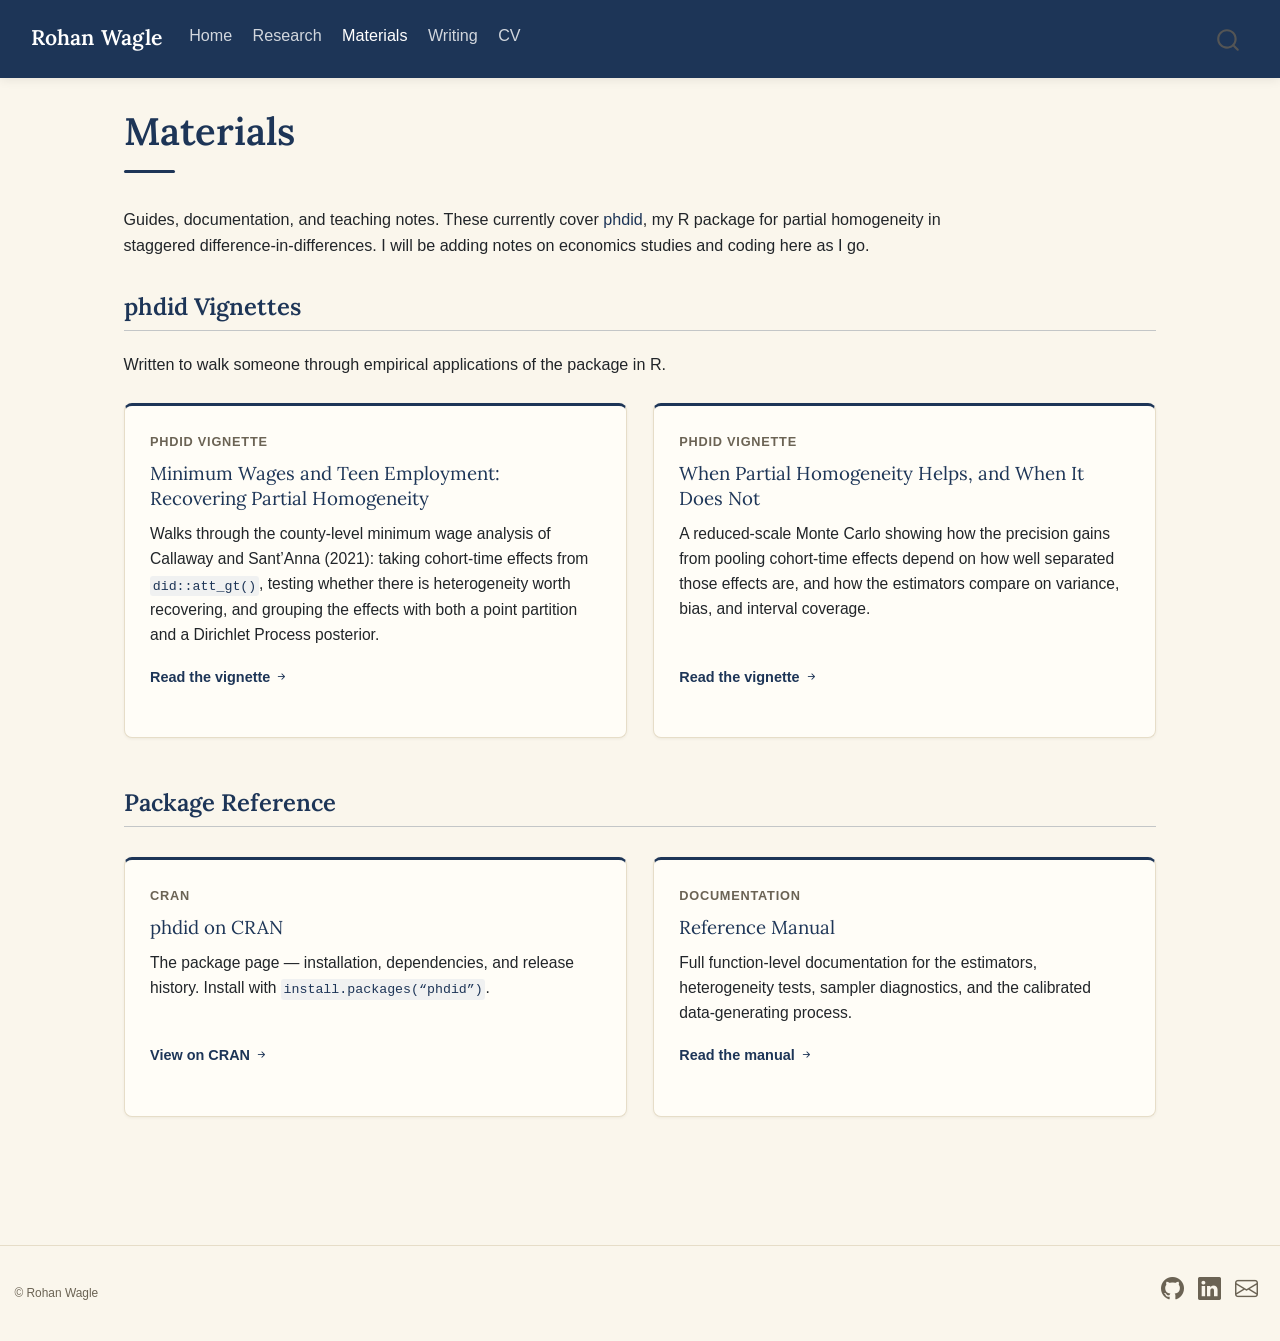
<file: materials.html>
<!DOCTYPE html>
<html xmlns="http://www.w3.org/1999/xhtml" lang="en" xml:lang="en"><head>

<meta charset="utf-8">
<meta name="generator" content="quarto-1.9.38">

<meta name="viewport" content="width=device-width, initial-scale=1.0, user-scalable=yes">

<meta name="description" content="Guides and documentation for phdid, an R package for partial homogeneity in staggered difference-in-differences, plus notes on economics and coding.">

<title>Materials – Rohan Wagle</title>
<style>
/* Default styles provided by pandoc.
** See https://pandoc.org/MANUAL.html#variables-for-html for config info.
*/
code{white-space: pre-wrap;}
span.smallcaps{font-variant: small-caps;}
div.columns{display: flex; gap: min(4vw, 1.5em);}
div.column{flex: auto; overflow-x: auto;}
div.hanging-indent{margin-left: 1.5em; text-indent: -1.5em;}
ul.task-list{list-style: none;}
ul.task-list li input[type="checkbox"] {
  width: 0.8em;
  margin: 0 0.8em 0.2em -1em; /* quarto-specific, see https://github.com/quarto-dev/quarto-cli/issues/4556 */ 
  vertical-align: middle;
}
</style>


<script src="site_libs/quarto-nav/quarto-nav.js"></script>
<script src="site_libs/quarto-nav/headroom.min.js"></script>
<script src="site_libs/clipboard/clipboard.min.js"></script>
<script src="site_libs/quarto-search/autocomplete.umd.js"></script>
<script src="site_libs/quarto-search/fuse.min.js"></script>
<script src="site_libs/quarto-search/quarto-search.js"></script>
<meta name="quarto:offset" content="./">
<script src="site_libs/quarto-html/quarto.js" type="module"></script>
<script src="site_libs/quarto-html/tabsets/tabsets.js" type="module"></script>
<script src="site_libs/quarto-html/popper.min.js"></script>
<script src="site_libs/quarto-html/tippy.umd.min.js"></script>
<script src="site_libs/quarto-html/anchor.min.js"></script>
<link href="site_libs/quarto-html/tippy.css" rel="stylesheet">
<link href="site_libs/quarto-html/quarto-syntax-highlighting-15634bcf2e68342d4ad2dfa704d543f6.css" rel="stylesheet" id="quarto-text-highlighting-styles">
<script src="site_libs/bootstrap/bootstrap.min.js"></script>
<link href="site_libs/bootstrap/bootstrap-icons.css" rel="stylesheet">
<link href="site_libs/bootstrap/bootstrap-7c7387054ca01dce798d89d67e7ad1e2.min.css" rel="stylesheet" append-hash="true" id="quarto-bootstrap" data-mode="light">
<script id="quarto-search-options" type="application/json">{
  "location": "navbar",
  "copy-button": false,
  "collapse-after": 3,
  "panel-placement": "end",
  "type": "overlay",
  "limit": 50,
  "keyboard-shortcut": [
    "f",
    "/",
    "s"
  ],
  "show-item-context": false,
  "language": {
    "search-no-results-text": "No results",
    "search-matching-documents-text": "matching documents",
    "search-copy-link-title": "Copy link to search",
    "search-hide-matches-text": "Hide additional matches",
    "search-more-match-text": "more match in this document",
    "search-more-matches-text": "more matches in this document",
    "search-clear-button-title": "Clear",
    "search-text-placeholder": "",
    "search-detached-cancel-button-title": "Cancel",
    "search-submit-button-title": "Submit",
    "search-label": "Search"
  }
}</script>


<link rel="stylesheet" href="styles.css">
<meta property="og:title" content="Materials – Rohan Wagle">
<meta property="og:description" content="Guides and documentation for phdid, an R package for partial homogeneity in staggered difference-in-differences, plus notes on economics and coding.">
<meta property="og:image" content="https://ronwag2005.github.io/rohan-wagle/assets/Main_Photo.jpeg">
<meta property="og:site_name" content="Rohan Wagle">
<meta name="twitter:title" content="Materials – Rohan Wagle">
<meta name="twitter:description" content="Guides and documentation for phdid, an R package for partial homogeneity in staggered difference-in-differences, plus notes on economics and coding.">
<meta name="twitter:image" content="https://ronwag2005.github.io/rohan-wagle/assets/Main_Photo.jpeg">
<meta name="twitter:card" content="summary">
<link rel="canonical" href="https://ronwag2005.github.io/rohan-wagle/materials.html">
</head>

<body class="nav-fixed fullcontent quarto-light">

<div id="quarto-search-results"></div>
  <header id="quarto-header" class="headroom fixed-top">
    <nav class="navbar navbar-expand-lg " data-bs-theme="dark">
      <div class="navbar-container container-fluid">
      <div class="navbar-brand-container mx-auto">
    <a class="navbar-brand" href="./index.html">
    <span class="navbar-title">Rohan Wagle</span>
    </a>
  </div>
            <div id="quarto-search" class="" title="Search"></div>
          <button class="navbar-toggler" type="button" data-bs-toggle="collapse" data-bs-target="#navbarCollapse" aria-controls="navbarCollapse" role="menu" aria-expanded="false" aria-label="Toggle navigation" onclick="if (window.quartoToggleHeadroom) { window.quartoToggleHeadroom(); }">
  <span class="navbar-toggler-icon"></span>
</button>
          <div class="collapse navbar-collapse" id="navbarCollapse">
            <ul class="navbar-nav navbar-nav-scroll me-auto">
  <li class="nav-item">
    <a class="nav-link" href="./index.html"> 
<span class="menu-text">Home</span></a>
  </li>  
  <li class="nav-item">
    <a class="nav-link" href="./research.html"> 
<span class="menu-text">Research</span></a>
  </li>  
  <li class="nav-item">
    <a class="nav-link active" href="./materials.html" aria-current="page"> 
<span class="menu-text">Materials</span></a>
  </li>  
  <li class="nav-item">
    <a class="nav-link" href="./writing.html"> 
<span class="menu-text">Writing</span></a>
  </li>  
  <li class="nav-item">
    <a class="nav-link" href="./cv.html"> 
<span class="menu-text">CV</span></a>
  </li>  
</ul>
          </div> <!-- /navcollapse -->
            <div class="quarto-navbar-tools">
</div>
      </div> <!-- /container-fluid -->
    </nav>
</header>
<!-- content -->
<div id="quarto-content" class="quarto-container page-columns page-rows-contents page-layout-article page-navbar">
<!-- sidebar -->
<!-- margin-sidebar -->
    
<!-- main -->
<main class="content" id="quarto-document-content">

<header id="title-block-header" class="quarto-title-block default">
<div class="quarto-title">
<h1 class="title">Materials</h1>
</div>



<div class="quarto-title-meta">

    
  
    
  </div>
  


</header>


<p class="page-intro">
Guides, documentation, and teaching notes. These currently cover <a href="https://cran.r-project.org/web/packages/phdid/index.html" target="_blank">phdid</a>, my R package for partial homogeneity in staggered difference-in-differences. I will be adding notes on economics studies and coding here as I go.
</p>
<div class="research-section-title">
<h2 class="anchored">
phdid Vignettes
</h2>
</div>
<hr class="section-divider">
<p class="section-note">
Written to walk someone through empirical applications of the package in R.
</p>
<div class="materials-grid">
<div class="writing-card">
<p class="writing-date">
phdid vignette
</p>
<p class="writing-title">
<a class="stretched-link" href="https://cran.r-project.org/web/packages/phdid/vignettes/mpdta.html" target="_blank">Minimum Wages and Teen Employment: Recovering Partial Homogeneity</a>
</p>
<p class="writing-desc">
Walks through the county-level minimum wage analysis of Callaway and Sant’Anna (2021): taking cohort-time effects from <code>did::att_gt()</code>, testing whether there is heterogeneity worth recovering, and grouping the effects with both a point partition and a Dirichlet Process posterior.
</p>
<p><span class="writing-link">Read the vignette <i class="bi bi-arrow-right-short"></i></span></p>
</div>
<div class="writing-card">
<p class="writing-date">
phdid vignette
</p>
<p class="writing-title">
<a class="stretched-link" href="https://cran.r-project.org/web/packages/phdid/vignettes/simulation.html" target="_blank">When Partial Homogeneity Helps, and When It Does Not</a>
</p>
<p class="writing-desc">
A reduced-scale Monte Carlo showing how the precision gains from pooling cohort-time effects depend on how well separated those effects are, and how the estimators compare on variance, bias, and interval coverage.
</p>
<p><span class="writing-link">Read the vignette <i class="bi bi-arrow-right-short"></i></span></p>
</div>
</div>
<div class="research-section-title">
<h2 class="anchored">
Package Reference
</h2>
</div>
<hr class="section-divider">
<div class="materials-grid">
<div class="writing-card">
<p class="writing-date">
CRAN
</p>
<p class="writing-title">
<a class="stretched-link" href="https://cran.r-project.org/web/packages/phdid/index.html" target="_blank">phdid on CRAN</a>
</p>
<p class="writing-desc">
The package page — installation, dependencies, and release history. Install with <code>install.packages(“phdid”)</code>.
</p>
<p><span class="writing-link">View on CRAN <i class="bi bi-arrow-right-short"></i></span></p>
</div>
<div class="writing-card">
<p class="writing-date">
Documentation
</p>
<p class="writing-title">
<a class="stretched-link" href="https://cran.r-project.org/web/packages/phdid/phdid.pdf" target="_blank">Reference Manual</a>
</p>
<p class="writing-desc">
Full function-level documentation for the estimators, heterogeneity tests, sampler diagnostics, and the calibrated data-generating process.
</p>
<p><span class="writing-link">Read the manual <i class="bi bi-arrow-right-short"></i></span></p>
</div>
</div>



</main> <!-- /main -->
<script id="quarto-html-after-body" type="application/javascript">
  window.document.addEventListener("DOMContentLoaded", function (event) {
    const icon = "";
    const anchorJS = new window.AnchorJS();
    anchorJS.options = {
      placement: 'right',
      icon: icon
    };
    anchorJS.add('.anchored');
    const isCodeAnnotation = (el) => {
      for (const clz of el.classList) {
        if (clz.startsWith('code-annotation-')) {                     
          return true;
        }
      }
      return false;
    }
    const onCopySuccess = function(e) {
      // button target
      const button = e.trigger;
      // don't keep focus
      button.blur();
      // flash "checked"
      button.classList.add('code-copy-button-checked');
      var currentTitle = button.getAttribute("title");
      button.setAttribute("title", "Copied!");
      let tooltip;
      if (window.bootstrap) {
        button.setAttribute("data-bs-toggle", "tooltip");
        button.setAttribute("data-bs-placement", "left");
        button.setAttribute("data-bs-title", "Copied!");
        tooltip = new bootstrap.Tooltip(button, 
          { trigger: "manual", 
            customClass: "code-copy-button-tooltip",
            offset: [0, -8]});
        tooltip.show();    
      }
      setTimeout(function() {
        if (tooltip) {
          tooltip.hide();
          button.removeAttribute("data-bs-title");
          button.removeAttribute("data-bs-toggle");
          button.removeAttribute("data-bs-placement");
        }
        button.setAttribute("title", currentTitle);
        button.classList.remove('code-copy-button-checked');
      }, 1000);
      // clear code selection
      e.clearSelection();
    }
    const getTextToCopy = function(trigger) {
      const outerScaffold = trigger.parentElement.cloneNode(true);
      const codeEl = outerScaffold.querySelector('code');
      for (const childEl of codeEl.children) {
        if (isCodeAnnotation(childEl)) {
          childEl.remove();
        }
      }
      return codeEl.innerText;
    }
    const clipboard = new window.ClipboardJS('.code-copy-button:not([data-in-quarto-modal])', {
      text: getTextToCopy
    });
    clipboard.on('success', onCopySuccess);
    if (window.document.getElementById('quarto-embedded-source-code-modal')) {
      const clipboardModal = new window.ClipboardJS('.code-copy-button[data-in-quarto-modal]', {
        text: getTextToCopy,
        container: window.document.getElementById('quarto-embedded-source-code-modal')
      });
      clipboardModal.on('success', onCopySuccess);
    }
      var localhostRegex = new RegExp(/^(?:http|https):\/\/localhost\:?[0-9]*\//);
      var mailtoRegex = new RegExp(/^mailto:/);
        var filterRegex = new RegExp("https:\/\/ronwag2005\.github\.io\/rohan-wagle\/");
      var isInternal = (href) => {
          return filterRegex.test(href) || localhostRegex.test(href) || mailtoRegex.test(href);
      }
      // Inspect non-navigation links and adorn them if external
     var links = window.document.querySelectorAll('a[href]:not(.nav-link):not(.navbar-brand):not(.toc-action):not(.sidebar-link):not(.sidebar-item-toggle):not(.pagination-link):not(.no-external):not([aria-hidden]):not(.dropdown-item):not(.quarto-navigation-tool):not(.about-link)');
      for (var i=0; i<links.length; i++) {
        const link = links[i];
        if (!isInternal(link.href)) {
          // undo the damage that might have been done by quarto-nav.js in the case of
          // links that we want to consider external
          if (link.dataset.originalHref !== undefined) {
            link.href = link.dataset.originalHref;
          }
        }
      }
    function tippyHover(el, contentFn, onTriggerFn, onUntriggerFn) {
      const config = {
        allowHTML: true,
        maxWidth: 500,
        delay: 100,
        arrow: false,
        appendTo: function(el) {
            return el.parentElement;
        },
        interactive: true,
        interactiveBorder: 10,
        theme: 'quarto',
        placement: 'bottom-start',
      };
      if (contentFn) {
        config.content = contentFn;
      }
      if (onTriggerFn) {
        config.onTrigger = onTriggerFn;
      }
      if (onUntriggerFn) {
        config.onUntrigger = onUntriggerFn;
      }
      window.tippy(el, config); 
    }
    const noterefs = window.document.querySelectorAll('a[role="doc-noteref"]');
    for (var i=0; i<noterefs.length; i++) {
      const ref = noterefs[i];
      tippyHover(ref, function() {
        // use id or data attribute instead here
        let href = ref.getAttribute('data-footnote-href') || ref.getAttribute('href');
        try { href = new URL(href).hash; } catch {}
        const id = href.replace(/^#\/?/, "");
        const note = window.document.getElementById(id);
        if (note) {
          return note.innerHTML;
        } else {
          return "";
        }
      });
    }
    const xrefs = window.document.querySelectorAll('a.quarto-xref');
    const processXRef = (id, note) => {
      // Strip column container classes
      const stripColumnClz = (el) => {
        el.classList.remove("page-full", "page-columns");
        if (el.children) {
          for (const child of el.children) {
            stripColumnClz(child);
          }
        }
      }
      stripColumnClz(note)
      if (id === null || id.startsWith('sec-')) {
        // Special case sections, only their first couple elements
        const container = document.createElement("div");
        if (note.children && note.children.length > 2) {
          container.appendChild(note.children[0].cloneNode(true));
          for (let i = 1; i < note.children.length; i++) {
            const child = note.children[i];
            if (child.tagName === "P" && child.innerText === "") {
              continue;
            } else {
              container.appendChild(child.cloneNode(true));
              break;
            }
          }
          if (window.Quarto?.typesetMath) {
            window.Quarto.typesetMath(container);
          }
          return container.innerHTML
        } else {
          if (window.Quarto?.typesetMath) {
            window.Quarto.typesetMath(note);
          }
          return note.innerHTML;
        }
      } else {
        // Remove any anchor links if they are present
        const anchorLink = note.querySelector('a.anchorjs-link');
        if (anchorLink) {
          anchorLink.remove();
        }
        if (window.Quarto?.typesetMath) {
          window.Quarto.typesetMath(note);
        }
        if (note.classList.contains("callout")) {
          return note.outerHTML;
        } else {
          return note.innerHTML;
        }
      }
    }
    for (var i=0; i<xrefs.length; i++) {
      const xref = xrefs[i];
      tippyHover(xref, undefined, function(instance) {
        instance.disable();
        let url = xref.getAttribute('href');
        let hash = undefined; 
        if (url.startsWith('#')) {
          hash = url;
        } else {
          try { hash = new URL(url).hash; } catch {}
        }
        if (hash) {
          const id = hash.replace(/^#\/?/, "");
          const note = window.document.getElementById(id);
          if (note !== null) {
            try {
              const html = processXRef(id, note.cloneNode(true));
              instance.setContent(html);
            } finally {
              instance.enable();
              instance.show();
            }
          } else {
            // See if we can fetch this
            fetch(url.split('#')[0])
            .then(res => res.text())
            .then(html => {
              const parser = new DOMParser();
              const htmlDoc = parser.parseFromString(html, "text/html");
              const note = htmlDoc.getElementById(id);
              if (note !== null) {
                const html = processXRef(id, note);
                instance.setContent(html);
              } 
            }).finally(() => {
              instance.enable();
              instance.show();
            });
          }
        } else {
          // See if we can fetch a full url (with no hash to target)
          // This is a special case and we should probably do some content thinning / targeting
          fetch(url)
          .then(res => res.text())
          .then(html => {
            const parser = new DOMParser();
            const htmlDoc = parser.parseFromString(html, "text/html");
            const note = htmlDoc.querySelector('main.content');
            if (note !== null) {
              // This should only happen for chapter cross references
              // (since there is no id in the URL)
              // remove the first header
              if (note.children.length > 0 && note.children[0].tagName === "HEADER") {
                note.children[0].remove();
              }
              const html = processXRef(null, note);
              instance.setContent(html);
            } 
          }).finally(() => {
            instance.enable();
            instance.show();
          });
        }
      }, function(instance) {
      });
    }
        let selectedAnnoteEl;
        const selectorForAnnotation = ( cell, annotation) => {
          let cellAttr = 'data-code-cell="' + cell + '"';
          let lineAttr = 'data-code-annotation="' +  annotation + '"';
          const selector = 'span[' + cellAttr + '][' + lineAttr + ']';
          return selector;
        }
        const selectCodeLines = (annoteEl) => {
          const doc = window.document;
          const targetCell = annoteEl.getAttribute("data-target-cell");
          const targetAnnotation = annoteEl.getAttribute("data-target-annotation");
          const annoteSpan = window.document.querySelector(selectorForAnnotation(targetCell, targetAnnotation));
          const lines = annoteSpan.getAttribute("data-code-lines").split(",");
          const lineIds = lines.map((line) => {
            return targetCell + "-" + line;
          })
          let top = null;
          let height = null;
          let parent = null;
          if (lineIds.length > 0) {
              //compute the position of the single el (top and bottom and make a div)
              const el = window.document.getElementById(lineIds[0]);
              top = el.offsetTop;
              height = el.offsetHeight;
              parent = el.parentElement.parentElement;
            if (lineIds.length > 1) {
              const lastEl = window.document.getElementById(lineIds[lineIds.length - 1]);
              const bottom = lastEl.offsetTop + lastEl.offsetHeight;
              height = bottom - top;
            }
            if (top !== null && height !== null && parent !== null) {
              // cook up a div (if necessary) and position it 
              let div = window.document.getElementById("code-annotation-line-highlight");
              if (div === null) {
                div = window.document.createElement("div");
                div.setAttribute("id", "code-annotation-line-highlight");
                div.style.position = 'absolute';
                parent.appendChild(div);
              }
              div.style.top = top - 2 + "px";
              div.style.height = height + 4 + "px";
              div.style.left = 0;
              let gutterDiv = window.document.getElementById("code-annotation-line-highlight-gutter");
              if (gutterDiv === null) {
                gutterDiv = window.document.createElement("div");
                gutterDiv.setAttribute("id", "code-annotation-line-highlight-gutter");
                gutterDiv.style.position = 'absolute';
                const codeCell = window.document.getElementById(targetCell);
                const gutter = codeCell.querySelector('.code-annotation-gutter');
                gutter.appendChild(gutterDiv);
              }
              gutterDiv.style.top = top - 2 + "px";
              gutterDiv.style.height = height + 4 + "px";
            }
            selectedAnnoteEl = annoteEl;
          }
        };
        const unselectCodeLines = () => {
          const elementsIds = ["code-annotation-line-highlight", "code-annotation-line-highlight-gutter"];
          elementsIds.forEach((elId) => {
            const div = window.document.getElementById(elId);
            if (div) {
              div.remove();
            }
          });
          selectedAnnoteEl = undefined;
        };
          // Handle positioning of the toggle
      window.addEventListener(
        "resize",
        throttle(() => {
          elRect = undefined;
          if (selectedAnnoteEl) {
            selectCodeLines(selectedAnnoteEl);
          }
        }, 10)
      );
      function throttle(fn, ms) {
      let throttle = false;
      let timer;
        return (...args) => {
          if(!throttle) { // first call gets through
              fn.apply(this, args);
              throttle = true;
          } else { // all the others get throttled
              if(timer) clearTimeout(timer); // cancel #2
              timer = setTimeout(() => {
                fn.apply(this, args);
                timer = throttle = false;
              }, ms);
          }
        };
      }
        // Attach click handler to the DT
        const annoteDls = window.document.querySelectorAll('dt[data-target-cell]');
        for (const annoteDlNode of annoteDls) {
          annoteDlNode.addEventListener('click', (event) => {
            const clickedEl = event.target;
            if (clickedEl !== selectedAnnoteEl) {
              unselectCodeLines();
              const activeEl = window.document.querySelector('dt[data-target-cell].code-annotation-active');
              if (activeEl) {
                activeEl.classList.remove('code-annotation-active');
              }
              selectCodeLines(clickedEl);
              clickedEl.classList.add('code-annotation-active');
            } else {
              // Unselect the line
              unselectCodeLines();
              clickedEl.classList.remove('code-annotation-active');
            }
          });
        }
    const findCites = (el) => {
      const parentEl = el.parentElement;
      if (parentEl) {
        const cites = parentEl.dataset.cites;
        if (cites) {
          return {
            el,
            cites: cites.split(' ')
          };
        } else {
          return findCites(el.parentElement)
        }
      } else {
        return undefined;
      }
    };
    var bibliorefs = window.document.querySelectorAll('a[role="doc-biblioref"]');
    for (var i=0; i<bibliorefs.length; i++) {
      const ref = bibliorefs[i];
      const citeInfo = findCites(ref);
      if (citeInfo) {
        tippyHover(citeInfo.el, function() {
          var popup = window.document.createElement('div');
          citeInfo.cites.forEach(function(cite) {
            var citeDiv = window.document.createElement('div');
            citeDiv.classList.add('hanging-indent');
            citeDiv.classList.add('csl-entry');
            var biblioDiv = window.document.getElementById('ref-' + cite);
            if (biblioDiv) {
              citeDiv.innerHTML = biblioDiv.innerHTML;
            }
            popup.appendChild(citeDiv);
          });
          return popup.innerHTML;
        });
      }
    }
  });
  </script>
</div> <!-- /content -->
<footer class="footer">
  <div class="nav-footer">
    <div class="nav-footer-left">
<p>© Rohan Wagle</p>
</div>   
    <div class="nav-footer-center">
      &nbsp;
    </div>
    <div class="nav-footer-right">
      <ul class="footer-items list-unstyled">
    <li class="nav-item compact">
    <a class="nav-link" href="https://github.com/ronwag2005">
      <i class="bi bi-github" role="img" aria-label="GitHub">
</i> 
    </a>
  </li>  
    <li class="nav-item compact">
    <a class="nav-link" href="https://www.linkedin.com/in/rohan-wagle-6a9328228">
      <i class="bi bi-linkedin" role="img" aria-label="LinkedIn">
</i> 
    </a>
  </li>  
    <li class="nav-item compact">
    <a class="nav-link" href="mailto:rohan.wagle_ug2023@ashoka.edu.in">
      <i class="bi bi-envelope" role="img" aria-label="Email">
</i> 
    </a>
  </li>  
</ul>
    </div>
  </div>
</footer>




</body></html>
</file>
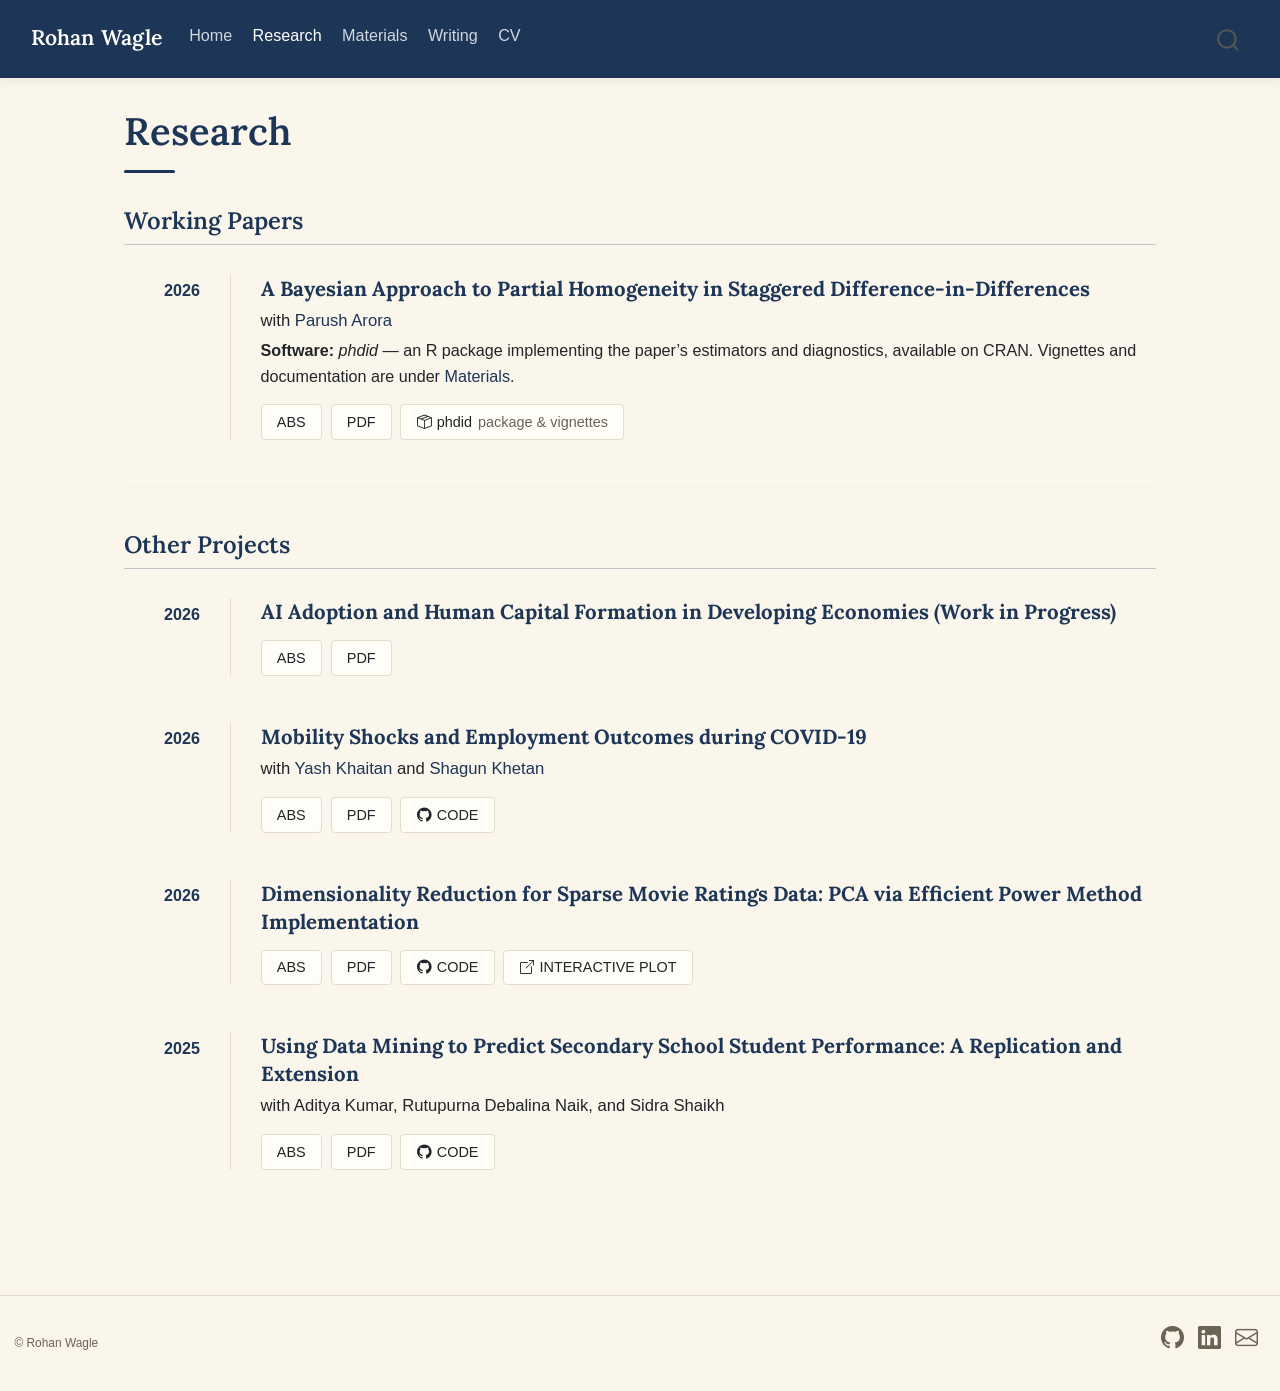
<file: research.html>
<!DOCTYPE html>
<html xmlns="http://www.w3.org/1999/xhtml" lang="en" xml:lang="en"><head>

<meta charset="utf-8">
<meta name="generator" content="quarto-1.9.38">

<meta name="viewport" content="width=device-width, initial-scale=1.0, user-scalable=yes">

<meta name="description" content="Working papers and research projects by Rohan Wagle, spanning Bayesian difference-in-differences, labour economics, firm dynamics, and applied econometrics.">

<title>Research – Rohan Wagle</title>
<style>
/* Default styles provided by pandoc.
** See https://pandoc.org/MANUAL.html#variables-for-html for config info.
*/
code{white-space: pre-wrap;}
span.smallcaps{font-variant: small-caps;}
div.columns{display: flex; gap: min(4vw, 1.5em);}
div.column{flex: auto; overflow-x: auto;}
div.hanging-indent{margin-left: 1.5em; text-indent: -1.5em;}
ul.task-list{list-style: none;}
ul.task-list li input[type="checkbox"] {
  width: 0.8em;
  margin: 0 0.8em 0.2em -1em; /* quarto-specific, see https://github.com/quarto-dev/quarto-cli/issues/4556 */ 
  vertical-align: middle;
}
</style>


<script src="site_libs/quarto-nav/quarto-nav.js"></script>
<script src="site_libs/quarto-nav/headroom.min.js"></script>
<script src="site_libs/clipboard/clipboard.min.js"></script>
<script src="site_libs/quarto-search/autocomplete.umd.js"></script>
<script src="site_libs/quarto-search/fuse.min.js"></script>
<script src="site_libs/quarto-search/quarto-search.js"></script>
<meta name="quarto:offset" content="./">
<script src="site_libs/quarto-html/quarto.js" type="module"></script>
<script src="site_libs/quarto-html/tabsets/tabsets.js" type="module"></script>
<script src="site_libs/quarto-html/popper.min.js"></script>
<script src="site_libs/quarto-html/tippy.umd.min.js"></script>
<script src="site_libs/quarto-html/anchor.min.js"></script>
<link href="site_libs/quarto-html/tippy.css" rel="stylesheet">
<link href="site_libs/quarto-html/quarto-syntax-highlighting-15634bcf2e68342d4ad2dfa704d543f6.css" rel="stylesheet" id="quarto-text-highlighting-styles">
<script src="site_libs/bootstrap/bootstrap.min.js"></script>
<link href="site_libs/bootstrap/bootstrap-icons.css" rel="stylesheet">
<link href="site_libs/bootstrap/bootstrap-7c7387054ca01dce798d89d67e7ad1e2.min.css" rel="stylesheet" append-hash="true" id="quarto-bootstrap" data-mode="light">
<script id="quarto-search-options" type="application/json">{
  "location": "navbar",
  "copy-button": false,
  "collapse-after": 3,
  "panel-placement": "end",
  "type": "overlay",
  "limit": 50,
  "keyboard-shortcut": [
    "f",
    "/",
    "s"
  ],
  "show-item-context": false,
  "language": {
    "search-no-results-text": "No results",
    "search-matching-documents-text": "matching documents",
    "search-copy-link-title": "Copy link to search",
    "search-hide-matches-text": "Hide additional matches",
    "search-more-match-text": "more match in this document",
    "search-more-matches-text": "more matches in this document",
    "search-clear-button-title": "Clear",
    "search-text-placeholder": "",
    "search-detached-cancel-button-title": "Cancel",
    "search-submit-button-title": "Submit",
    "search-label": "Search"
  }
}</script>


<link rel="stylesheet" href="styles.css">
<meta property="og:title" content="Research – Rohan Wagle">
<meta property="og:description" content="Working papers and research projects by Rohan Wagle, spanning Bayesian difference-in-differences, labour economics, firm dynamics, and applied econometrics.">
<meta property="og:image" content="https://ronwag2005.github.io/rohan-wagle/assets/Main_Photo.jpeg">
<meta property="og:site_name" content="Rohan Wagle">
<meta name="twitter:title" content="Research – Rohan Wagle">
<meta name="twitter:description" content="Working papers and research projects by Rohan Wagle, spanning Bayesian difference-in-differences, labour economics, firm dynamics, and applied econometrics.">
<meta name="twitter:image" content="https://ronwag2005.github.io/rohan-wagle/assets/Main_Photo.jpeg">
<meta name="twitter:card" content="summary">
<link rel="canonical" href="https://ronwag2005.github.io/rohan-wagle/research.html">
</head>

<body class="nav-fixed fullcontent quarto-light">

<div id="quarto-search-results"></div>
  <header id="quarto-header" class="headroom fixed-top">
    <nav class="navbar navbar-expand-lg " data-bs-theme="dark">
      <div class="navbar-container container-fluid">
      <div class="navbar-brand-container mx-auto">
    <a class="navbar-brand" href="./index.html">
    <span class="navbar-title">Rohan Wagle</span>
    </a>
  </div>
            <div id="quarto-search" class="" title="Search"></div>
          <button class="navbar-toggler" type="button" data-bs-toggle="collapse" data-bs-target="#navbarCollapse" aria-controls="navbarCollapse" role="menu" aria-expanded="false" aria-label="Toggle navigation" onclick="if (window.quartoToggleHeadroom) { window.quartoToggleHeadroom(); }">
  <span class="navbar-toggler-icon"></span>
</button>
          <div class="collapse navbar-collapse" id="navbarCollapse">
            <ul class="navbar-nav navbar-nav-scroll me-auto">
  <li class="nav-item">
    <a class="nav-link" href="./index.html"> 
<span class="menu-text">Home</span></a>
  </li>  
  <li class="nav-item">
    <a class="nav-link active" href="./research.html" aria-current="page"> 
<span class="menu-text">Research</span></a>
  </li>  
  <li class="nav-item">
    <a class="nav-link" href="./materials.html"> 
<span class="menu-text">Materials</span></a>
  </li>  
  <li class="nav-item">
    <a class="nav-link" href="./writing.html"> 
<span class="menu-text">Writing</span></a>
  </li>  
  <li class="nav-item">
    <a class="nav-link" href="./cv.html"> 
<span class="menu-text">CV</span></a>
  </li>  
</ul>
          </div> <!-- /navcollapse -->
            <div class="quarto-navbar-tools">
</div>
      </div> <!-- /container-fluid -->
    </nav>
</header>
<!-- content -->
<div id="quarto-content" class="quarto-container page-columns page-rows-contents page-layout-article page-navbar">
<!-- sidebar -->
<!-- margin-sidebar -->
    
<!-- main -->
<main class="content" id="quarto-document-content">

<header id="title-block-header" class="quarto-title-block default">
<div class="quarto-title">
<h1 class="title">Research</h1>
</div>



<div class="quarto-title-meta">

    
  
    
  </div>
  


</header>


<div class="research-section-title">
<h2 class="anchored">
Working Papers
</h2>
</div>
<hr class="section-divider">
<div class="project-item">
<div class="project-meta">
<span class="project-year">2026</span>
</div>
<div class="project-body">
<p class="project-title">
A Bayesian Approach to Partial Homogeneity in Staggered Difference-in-Differences
</p>
<p class="project-authors">
with <a href="https://www.parusharora.com" target="_blank">Parush Arora</a>
</p>
<p class="project-software">
<strong>Software:</strong> <em>phdid</em> — an R package implementing the paper’s estimators and diagnostics, available on CRAN. Vignettes and documentation are under <a href="materials.html">Materials</a>.
</p>
<div class="project-buttons">
<p><span class="btn-research abstract-toggle" role="button" tabindex="0" aria-expanded="false" aria-controls="abstract-bayesian-did" data-target="abstract-bayesian-did">ABS</span> <a href="https://dp.ashoka.edu.in/ash/wpaper/paper166_0.pdf" target="_blank" class="btn-research">PDF</a> <a href="materials.html" class="btn-research"><i class="bi bi-box-seam"></i> phdid <span class="btn-note">package &amp; vignettes</span></a></p>
</div>
<div id="abstract-bayesian-did" class="abstract-content" style="display: none;">
<p>
<strong>Abstract:</strong> Addresses heterogeneous treatment effect estimation in staggered difference-in-differences designs, where existing approaches force a choice between an inefficient, fully-flexible estimator or a biased pooled one. We instead use a Dirichlet Process mixture model to identify natural groupings among cohort-time treatment effects, delivering point estimates, credible intervals, and co-clustering probabilities via a collapsed Gibbs sampler. Simulations show 26–52% variance reduction relative to standard flexible estimators while maintaining near-nominal coverage.
</p>
</div>
</div>
</div>
<hr class="entry-divider">
<div class="research-section-title">
<h2 class="anchored">
Other Projects
</h2>
</div>
<hr class="section-divider">
<div class="project-item">
<div class="project-meta">
<span class="project-year">2026</span>
</div>
<div class="project-body">
<p class="project-title">
AI Adoption and Human Capital Formation in Developing Economies (Work in Progress)
</p>
<div class="project-buttons">
<p><span class="btn-research abstract-toggle" role="button" tabindex="0" aria-expanded="false" aria-controls="abstract-ai-human-capital" data-target="abstract-ai-human-capital">ABS</span> <a href="assets/papers/ai_adoption_human_capital.pdf" target="_blank" class="btn-research">PDF</a></p>
</div>
<div id="abstract-ai-human-capital" class="abstract-content" style="display: none;">
<p>
<strong>Abstract:</strong> Develops a tractable theoretical framework combining task-based automation models (Acemoglu and Restrepo) with search-friction models of skill formation (Wasmer; Acemoglu) to study AI adoption in developing economies. The model identifies an “AI learning gap”: as general-purpose AI becomes more reliable, it simultaneously erodes workers’ incentive to acquire specialized, AI-complementary skills and firms’ incentive to train them — a dynamic that can trap the economy in a low-skill equilibrium. Derives comparative statics, three possible steady states, and testable empirical predictions.
</p>
</div>
</div>
</div>
<div class="project-item">
<div class="project-meta">
<span class="project-year">2026</span>
</div>
<div class="project-body">
<p class="project-title">
Mobility Shocks and Employment Outcomes during COVID-19
</p>
<p class="project-authors">
with <a href="https://yash-k21.github.io" target="_blank">Yash Khaitan</a> and <a href="https://shagun-khetan.github.io" target="_blank">Shagun Khetan</a>
</p>
<div class="project-buttons">
<p><span class="btn-research abstract-toggle" role="button" tabindex="0" aria-expanded="false" aria-controls="abstract-mobility-shocks" data-target="abstract-mobility-shocks">ABS</span> <a href="assets/papers/mobility_shocks_covid19.pdf" target="_blank" class="btn-research">PDF</a> <a href="https://github.com/shagun-khetan/mobility-lfp" target="_blank" class="btn-research"><i class="bi bi-github"></i> CODE</a></p>
</div>
<div id="abstract-mobility-shocks" class="abstract-content" style="display: none;">
<p>
<strong>Abstract:</strong> Combines individual-level panel data from the Consumer Pyramids Household Survey with district-level Google mobility data to study how lockdown-induced mobility shocks affected employment in India, using a difference-in-differences design with individual and time fixed effects. Average employment effects are modest but mask sharp heterogeneity: losses are concentrated among the lowest income quartile and among salaried/self-employed workers, and are driven primarily by increased job exits rather than reduced hiring. Wage declines among those who remain employed are substantial, particularly for women.
</p>
</div>
</div>
</div>
<div class="project-item">
<div class="project-meta">
<span class="project-year">2026</span>
</div>
<div class="project-body">
<p class="project-title">
Dimensionality Reduction for Sparse Movie Ratings Data: PCA via Efficient Power Method Implementation
</p>
<div class="project-buttons">
<p><span class="btn-research abstract-toggle" role="button" tabindex="0" aria-expanded="false" aria-controls="abstract-movielens-pca" data-target="abstract-movielens-pca">ABS</span> <a href="assets/papers/movielens_pca_power_method.pdf" target="_blank" class="btn-research">PDF</a> <a href="https://github.com/ronwag2005/Sparse-PCA-Power-Method" target="_blank" class="btn-research"><i class="bi bi-github"></i> CODE</a> <a href="https://rpubs.com/ronwag2005/1429898" target="_blank" class="btn-research"><i class="bi bi-box-arrow-up-right"></i> INTERACTIVE PLOT</a></p>
</div>
<div id="abstract-movielens-pca" class="abstract-content" style="display: none;">
<p>
<strong>Abstract:</strong> Implements a Simultaneous Power Method with an “implicit centering” modification to compute PCA on the highly sparse (93.7%) MovieLens 100K ratings matrix without ever densifying it. The recovered components yield interpretable latent axes of movie taste — market engagement versus critical-acclaim-vs-blockbuster preference — and are used to test how users’ positions along these axes relate to age and gender.
</p>
</div>
</div>
</div>
<div class="project-item">
<div class="project-meta">
<span class="project-year">2025</span>
</div>
<div class="project-body">
<p class="project-title">
Using Data Mining to Predict Secondary School Student Performance: A Replication and Extension
</p>
<p class="project-authors">
with Aditya Kumar, Rutupurna Debalina Naik, and Sidra Shaikh
</p>
<div class="project-buttons">
<p><span class="btn-research abstract-toggle" role="button" tabindex="0" aria-expanded="false" aria-controls="abstract-school" data-target="abstract-school">ABS</span> <a href="assets/papers/school_performance_replication.pdf" target="_blank" class="btn-research">PDF</a> <a href="https://github.com/ronwag2005/student-prediction-plus" target="_blank" class="btn-research"><i class="bi bi-github"></i> CODE</a></p>
</div>
<div id="abstract-school" class="abstract-content" style="display: none;">
<p>
<strong>Summary:</strong> Replicates Cortez and Silva’s (2008) study on predicting secondary-school final grades from school, social, and demographic data, confirming the original performance hierarchy across Decision Tree, SVM, and Random Forest models. Extends the work with wrapper- and filter-based feature selection, showing that a small set of 9–23 “core predictors” matches or beats the original 30+ feature models once prior grades are unavailable — with the largest gains for the SVM, consistent with its known sensitivity to irrelevant inputs.
</p>
</div>
</div>
</div>
<!-- Abstract dropdown toggles -->
<script>
document.addEventListener("DOMContentLoaded", function () {
  document.querySelectorAll(".abstract-toggle").forEach(function (btn) {
    var panel = document.getElementById(btn.dataset.target);
    if (!panel) return;

    function toggle() {
      var open = panel.style.display !== "none";
      panel.style.display = open ? "none" : "block";
      btn.setAttribute("aria-expanded", String(!open));
    }

    btn.addEventListener("click", toggle);
    btn.addEventListener("keydown", function (e) {
      if (e.key === "Enter" || e.key === " ") {
        e.preventDefault();
        toggle();
      }
    });
  });
});
</script>



</main> <!-- /main -->
<script id="quarto-html-after-body" type="application/javascript">
  window.document.addEventListener("DOMContentLoaded", function (event) {
    const icon = "";
    const anchorJS = new window.AnchorJS();
    anchorJS.options = {
      placement: 'right',
      icon: icon
    };
    anchorJS.add('.anchored');
    const isCodeAnnotation = (el) => {
      for (const clz of el.classList) {
        if (clz.startsWith('code-annotation-')) {                     
          return true;
        }
      }
      return false;
    }
    const onCopySuccess = function(e) {
      // button target
      const button = e.trigger;
      // don't keep focus
      button.blur();
      // flash "checked"
      button.classList.add('code-copy-button-checked');
      var currentTitle = button.getAttribute("title");
      button.setAttribute("title", "Copied!");
      let tooltip;
      if (window.bootstrap) {
        button.setAttribute("data-bs-toggle", "tooltip");
        button.setAttribute("data-bs-placement", "left");
        button.setAttribute("data-bs-title", "Copied!");
        tooltip = new bootstrap.Tooltip(button, 
          { trigger: "manual", 
            customClass: "code-copy-button-tooltip",
            offset: [0, -8]});
        tooltip.show();    
      }
      setTimeout(function() {
        if (tooltip) {
          tooltip.hide();
          button.removeAttribute("data-bs-title");
          button.removeAttribute("data-bs-toggle");
          button.removeAttribute("data-bs-placement");
        }
        button.setAttribute("title", currentTitle);
        button.classList.remove('code-copy-button-checked');
      }, 1000);
      // clear code selection
      e.clearSelection();
    }
    const getTextToCopy = function(trigger) {
      const outerScaffold = trigger.parentElement.cloneNode(true);
      const codeEl = outerScaffold.querySelector('code');
      for (const childEl of codeEl.children) {
        if (isCodeAnnotation(childEl)) {
          childEl.remove();
        }
      }
      return codeEl.innerText;
    }
    const clipboard = new window.ClipboardJS('.code-copy-button:not([data-in-quarto-modal])', {
      text: getTextToCopy
    });
    clipboard.on('success', onCopySuccess);
    if (window.document.getElementById('quarto-embedded-source-code-modal')) {
      const clipboardModal = new window.ClipboardJS('.code-copy-button[data-in-quarto-modal]', {
        text: getTextToCopy,
        container: window.document.getElementById('quarto-embedded-source-code-modal')
      });
      clipboardModal.on('success', onCopySuccess);
    }
      var localhostRegex = new RegExp(/^(?:http|https):\/\/localhost\:?[0-9]*\//);
      var mailtoRegex = new RegExp(/^mailto:/);
        var filterRegex = new RegExp("https:\/\/ronwag2005\.github\.io\/rohan-wagle\/");
      var isInternal = (href) => {
          return filterRegex.test(href) || localhostRegex.test(href) || mailtoRegex.test(href);
      }
      // Inspect non-navigation links and adorn them if external
     var links = window.document.querySelectorAll('a[href]:not(.nav-link):not(.navbar-brand):not(.toc-action):not(.sidebar-link):not(.sidebar-item-toggle):not(.pagination-link):not(.no-external):not([aria-hidden]):not(.dropdown-item):not(.quarto-navigation-tool):not(.about-link)');
      for (var i=0; i<links.length; i++) {
        const link = links[i];
        if (!isInternal(link.href)) {
          // undo the damage that might have been done by quarto-nav.js in the case of
          // links that we want to consider external
          if (link.dataset.originalHref !== undefined) {
            link.href = link.dataset.originalHref;
          }
        }
      }
    function tippyHover(el, contentFn, onTriggerFn, onUntriggerFn) {
      const config = {
        allowHTML: true,
        maxWidth: 500,
        delay: 100,
        arrow: false,
        appendTo: function(el) {
            return el.parentElement;
        },
        interactive: true,
        interactiveBorder: 10,
        theme: 'quarto',
        placement: 'bottom-start',
      };
      if (contentFn) {
        config.content = contentFn;
      }
      if (onTriggerFn) {
        config.onTrigger = onTriggerFn;
      }
      if (onUntriggerFn) {
        config.onUntrigger = onUntriggerFn;
      }
      window.tippy(el, config); 
    }
    const noterefs = window.document.querySelectorAll('a[role="doc-noteref"]');
    for (var i=0; i<noterefs.length; i++) {
      const ref = noterefs[i];
      tippyHover(ref, function() {
        // use id or data attribute instead here
        let href = ref.getAttribute('data-footnote-href') || ref.getAttribute('href');
        try { href = new URL(href).hash; } catch {}
        const id = href.replace(/^#\/?/, "");
        const note = window.document.getElementById(id);
        if (note) {
          return note.innerHTML;
        } else {
          return "";
        }
      });
    }
    const xrefs = window.document.querySelectorAll('a.quarto-xref');
    const processXRef = (id, note) => {
      // Strip column container classes
      const stripColumnClz = (el) => {
        el.classList.remove("page-full", "page-columns");
        if (el.children) {
          for (const child of el.children) {
            stripColumnClz(child);
          }
        }
      }
      stripColumnClz(note)
      if (id === null || id.startsWith('sec-')) {
        // Special case sections, only their first couple elements
        const container = document.createElement("div");
        if (note.children && note.children.length > 2) {
          container.appendChild(note.children[0].cloneNode(true));
          for (let i = 1; i < note.children.length; i++) {
            const child = note.children[i];
            if (child.tagName === "P" && child.innerText === "") {
              continue;
            } else {
              container.appendChild(child.cloneNode(true));
              break;
            }
          }
          if (window.Quarto?.typesetMath) {
            window.Quarto.typesetMath(container);
          }
          return container.innerHTML
        } else {
          if (window.Quarto?.typesetMath) {
            window.Quarto.typesetMath(note);
          }
          return note.innerHTML;
        }
      } else {
        // Remove any anchor links if they are present
        const anchorLink = note.querySelector('a.anchorjs-link');
        if (anchorLink) {
          anchorLink.remove();
        }
        if (window.Quarto?.typesetMath) {
          window.Quarto.typesetMath(note);
        }
        if (note.classList.contains("callout")) {
          return note.outerHTML;
        } else {
          return note.innerHTML;
        }
      }
    }
    for (var i=0; i<xrefs.length; i++) {
      const xref = xrefs[i];
      tippyHover(xref, undefined, function(instance) {
        instance.disable();
        let url = xref.getAttribute('href');
        let hash = undefined; 
        if (url.startsWith('#')) {
          hash = url;
        } else {
          try { hash = new URL(url).hash; } catch {}
        }
        if (hash) {
          const id = hash.replace(/^#\/?/, "");
          const note = window.document.getElementById(id);
          if (note !== null) {
            try {
              const html = processXRef(id, note.cloneNode(true));
              instance.setContent(html);
            } finally {
              instance.enable();
              instance.show();
            }
          } else {
            // See if we can fetch this
            fetch(url.split('#')[0])
            .then(res => res.text())
            .then(html => {
              const parser = new DOMParser();
              const htmlDoc = parser.parseFromString(html, "text/html");
              const note = htmlDoc.getElementById(id);
              if (note !== null) {
                const html = processXRef(id, note);
                instance.setContent(html);
              } 
            }).finally(() => {
              instance.enable();
              instance.show();
            });
          }
        } else {
          // See if we can fetch a full url (with no hash to target)
          // This is a special case and we should probably do some content thinning / targeting
          fetch(url)
          .then(res => res.text())
          .then(html => {
            const parser = new DOMParser();
            const htmlDoc = parser.parseFromString(html, "text/html");
            const note = htmlDoc.querySelector('main.content');
            if (note !== null) {
              // This should only happen for chapter cross references
              // (since there is no id in the URL)
              // remove the first header
              if (note.children.length > 0 && note.children[0].tagName === "HEADER") {
                note.children[0].remove();
              }
              const html = processXRef(null, note);
              instance.setContent(html);
            } 
          }).finally(() => {
            instance.enable();
            instance.show();
          });
        }
      }, function(instance) {
      });
    }
        let selectedAnnoteEl;
        const selectorForAnnotation = ( cell, annotation) => {
          let cellAttr = 'data-code-cell="' + cell + '"';
          let lineAttr = 'data-code-annotation="' +  annotation + '"';
          const selector = 'span[' + cellAttr + '][' + lineAttr + ']';
          return selector;
        }
        const selectCodeLines = (annoteEl) => {
          const doc = window.document;
          const targetCell = annoteEl.getAttribute("data-target-cell");
          const targetAnnotation = annoteEl.getAttribute("data-target-annotation");
          const annoteSpan = window.document.querySelector(selectorForAnnotation(targetCell, targetAnnotation));
          const lines = annoteSpan.getAttribute("data-code-lines").split(",");
          const lineIds = lines.map((line) => {
            return targetCell + "-" + line;
          })
          let top = null;
          let height = null;
          let parent = null;
          if (lineIds.length > 0) {
              //compute the position of the single el (top and bottom and make a div)
              const el = window.document.getElementById(lineIds[0]);
              top = el.offsetTop;
              height = el.offsetHeight;
              parent = el.parentElement.parentElement;
            if (lineIds.length > 1) {
              const lastEl = window.document.getElementById(lineIds[lineIds.length - 1]);
              const bottom = lastEl.offsetTop + lastEl.offsetHeight;
              height = bottom - top;
            }
            if (top !== null && height !== null && parent !== null) {
              // cook up a div (if necessary) and position it 
              let div = window.document.getElementById("code-annotation-line-highlight");
              if (div === null) {
                div = window.document.createElement("div");
                div.setAttribute("id", "code-annotation-line-highlight");
                div.style.position = 'absolute';
                parent.appendChild(div);
              }
              div.style.top = top - 2 + "px";
              div.style.height = height + 4 + "px";
              div.style.left = 0;
              let gutterDiv = window.document.getElementById("code-annotation-line-highlight-gutter");
              if (gutterDiv === null) {
                gutterDiv = window.document.createElement("div");
                gutterDiv.setAttribute("id", "code-annotation-line-highlight-gutter");
                gutterDiv.style.position = 'absolute';
                const codeCell = window.document.getElementById(targetCell);
                const gutter = codeCell.querySelector('.code-annotation-gutter');
                gutter.appendChild(gutterDiv);
              }
              gutterDiv.style.top = top - 2 + "px";
              gutterDiv.style.height = height + 4 + "px";
            }
            selectedAnnoteEl = annoteEl;
          }
        };
        const unselectCodeLines = () => {
          const elementsIds = ["code-annotation-line-highlight", "code-annotation-line-highlight-gutter"];
          elementsIds.forEach((elId) => {
            const div = window.document.getElementById(elId);
            if (div) {
              div.remove();
            }
          });
          selectedAnnoteEl = undefined;
        };
          // Handle positioning of the toggle
      window.addEventListener(
        "resize",
        throttle(() => {
          elRect = undefined;
          if (selectedAnnoteEl) {
            selectCodeLines(selectedAnnoteEl);
          }
        }, 10)
      );
      function throttle(fn, ms) {
      let throttle = false;
      let timer;
        return (...args) => {
          if(!throttle) { // first call gets through
              fn.apply(this, args);
              throttle = true;
          } else { // all the others get throttled
              if(timer) clearTimeout(timer); // cancel #2
              timer = setTimeout(() => {
                fn.apply(this, args);
                timer = throttle = false;
              }, ms);
          }
        };
      }
        // Attach click handler to the DT
        const annoteDls = window.document.querySelectorAll('dt[data-target-cell]');
        for (const annoteDlNode of annoteDls) {
          annoteDlNode.addEventListener('click', (event) => {
            const clickedEl = event.target;
            if (clickedEl !== selectedAnnoteEl) {
              unselectCodeLines();
              const activeEl = window.document.querySelector('dt[data-target-cell].code-annotation-active');
              if (activeEl) {
                activeEl.classList.remove('code-annotation-active');
              }
              selectCodeLines(clickedEl);
              clickedEl.classList.add('code-annotation-active');
            } else {
              // Unselect the line
              unselectCodeLines();
              clickedEl.classList.remove('code-annotation-active');
            }
          });
        }
    const findCites = (el) => {
      const parentEl = el.parentElement;
      if (parentEl) {
        const cites = parentEl.dataset.cites;
        if (cites) {
          return {
            el,
            cites: cites.split(' ')
          };
        } else {
          return findCites(el.parentElement)
        }
      } else {
        return undefined;
      }
    };
    var bibliorefs = window.document.querySelectorAll('a[role="doc-biblioref"]');
    for (var i=0; i<bibliorefs.length; i++) {
      const ref = bibliorefs[i];
      const citeInfo = findCites(ref);
      if (citeInfo) {
        tippyHover(citeInfo.el, function() {
          var popup = window.document.createElement('div');
          citeInfo.cites.forEach(function(cite) {
            var citeDiv = window.document.createElement('div');
            citeDiv.classList.add('hanging-indent');
            citeDiv.classList.add('csl-entry');
            var biblioDiv = window.document.getElementById('ref-' + cite);
            if (biblioDiv) {
              citeDiv.innerHTML = biblioDiv.innerHTML;
            }
            popup.appendChild(citeDiv);
          });
          return popup.innerHTML;
        });
      }
    }
  });
  </script>
</div> <!-- /content -->
<footer class="footer">
  <div class="nav-footer">
    <div class="nav-footer-left">
<p>© Rohan Wagle</p>
</div>   
    <div class="nav-footer-center">
      &nbsp;
    </div>
    <div class="nav-footer-right">
      <ul class="footer-items list-unstyled">
    <li class="nav-item compact">
    <a class="nav-link" href="https://github.com/ronwag2005">
      <i class="bi bi-github" role="img" aria-label="GitHub">
</i> 
    </a>
  </li>  
    <li class="nav-item compact">
    <a class="nav-link" href="https://www.linkedin.com/in/rohan-wagle-6a9328228">
      <i class="bi bi-linkedin" role="img" aria-label="LinkedIn">
</i> 
    </a>
  </li>  
    <li class="nav-item compact">
    <a class="nav-link" href="mailto:rohan.wagle_ug2023@ashoka.edu.in">
      <i class="bi bi-envelope" role="img" aria-label="Email">
</i> 
    </a>
  </li>  
</ul>
    </div>
  </div>
</footer>




</body></html>
</file>
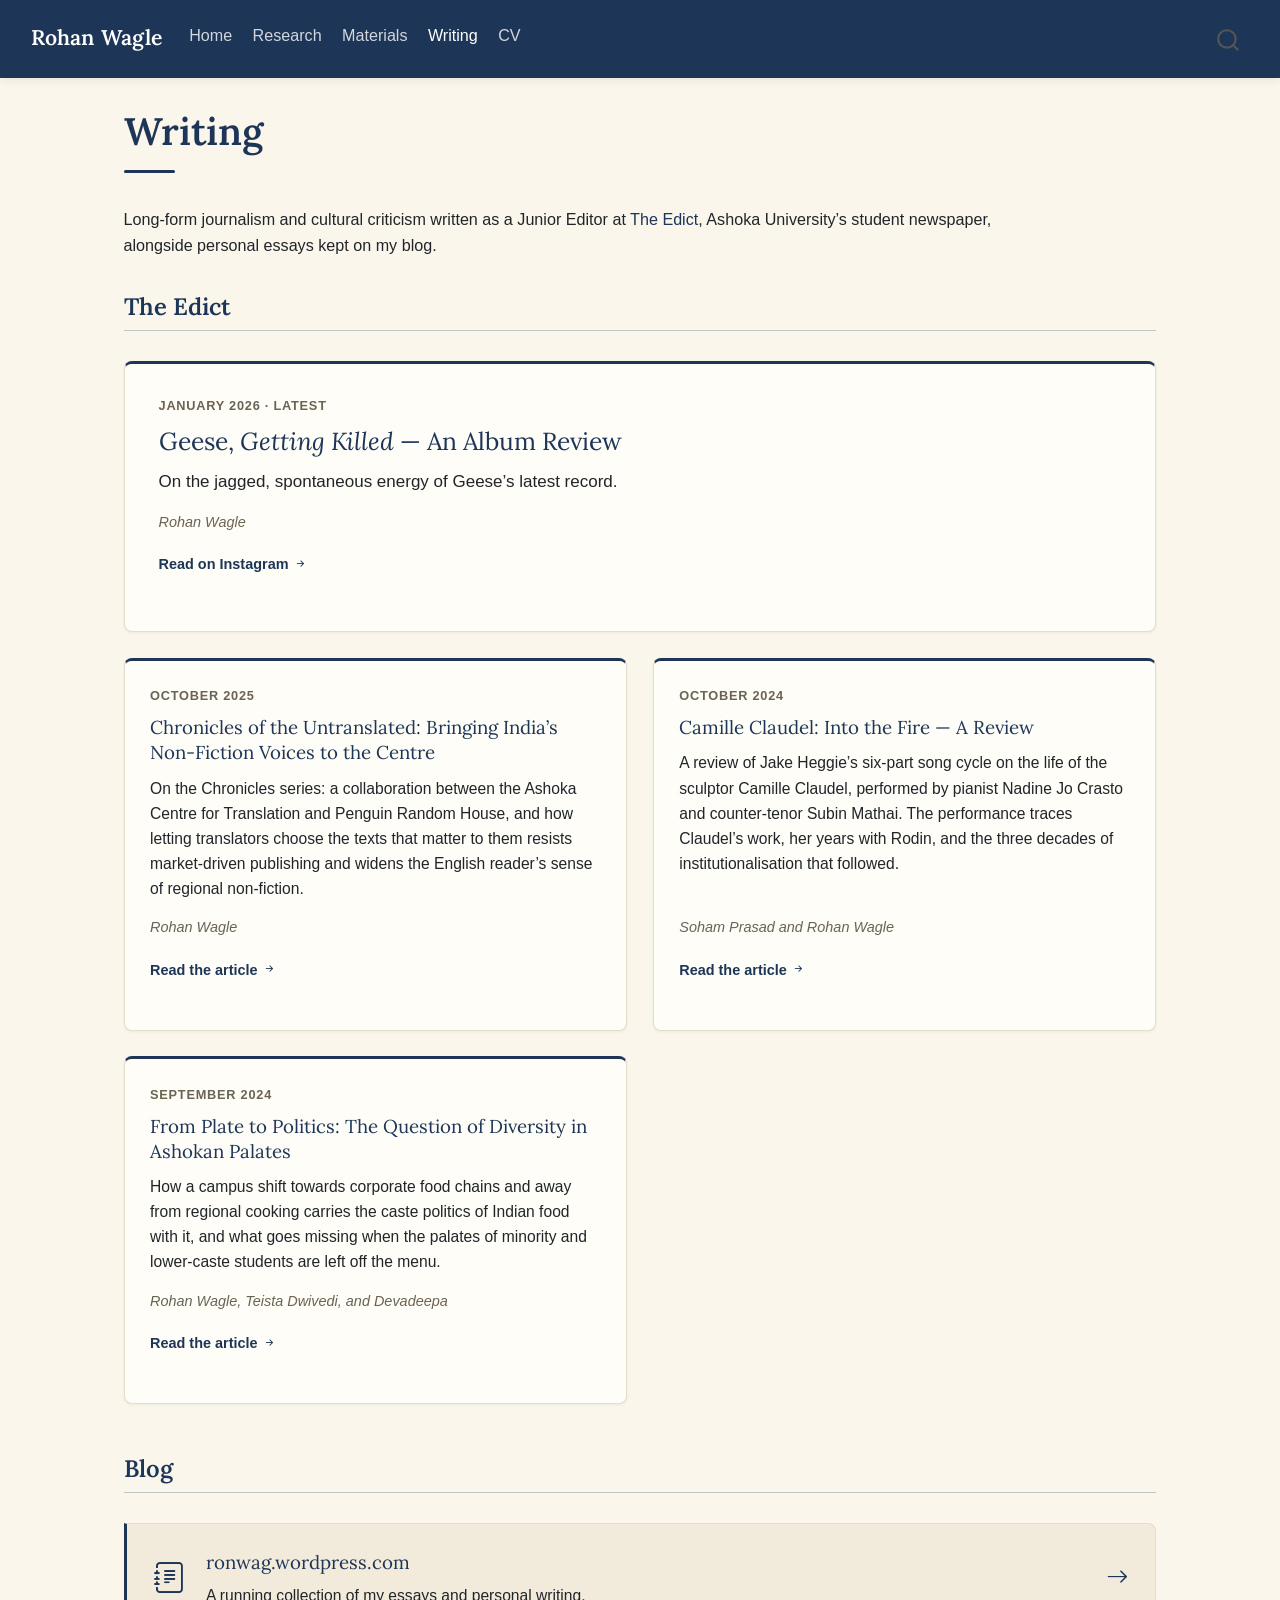
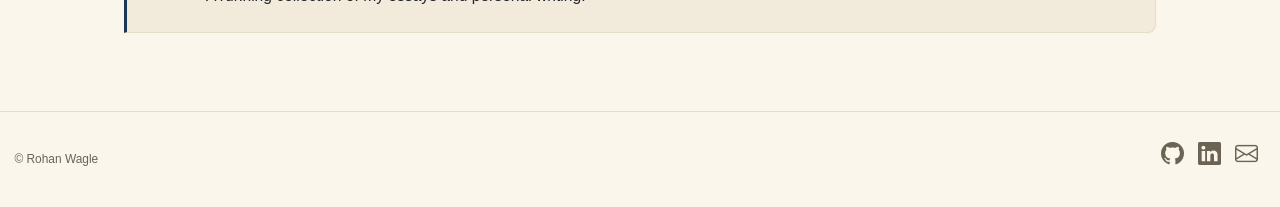
<file: writing.html>
<!DOCTYPE html>
<html xmlns="http://www.w3.org/1999/xhtml" lang="en" xml:lang="en"><head>

<meta charset="utf-8">
<meta name="generator" content="quarto-1.9.38">

<meta name="viewport" content="width=device-width, initial-scale=1.0, user-scalable=yes">

<meta name="description" content="Long-form journalism and cultural criticism by Rohan Wagle for The Edict, Ashoka University’s student newspaper, alongside personal essays.">

<title>Writing – Rohan Wagle</title>
<style>
/* Default styles provided by pandoc.
** See https://pandoc.org/MANUAL.html#variables-for-html for config info.
*/
code{white-space: pre-wrap;}
span.smallcaps{font-variant: small-caps;}
div.columns{display: flex; gap: min(4vw, 1.5em);}
div.column{flex: auto; overflow-x: auto;}
div.hanging-indent{margin-left: 1.5em; text-indent: -1.5em;}
ul.task-list{list-style: none;}
ul.task-list li input[type="checkbox"] {
  width: 0.8em;
  margin: 0 0.8em 0.2em -1em; /* quarto-specific, see https://github.com/quarto-dev/quarto-cli/issues/4556 */ 
  vertical-align: middle;
}
</style>


<script src="site_libs/quarto-nav/quarto-nav.js"></script>
<script src="site_libs/quarto-nav/headroom.min.js"></script>
<script src="site_libs/clipboard/clipboard.min.js"></script>
<script src="site_libs/quarto-search/autocomplete.umd.js"></script>
<script src="site_libs/quarto-search/fuse.min.js"></script>
<script src="site_libs/quarto-search/quarto-search.js"></script>
<meta name="quarto:offset" content="./">
<script src="site_libs/quarto-html/quarto.js" type="module"></script>
<script src="site_libs/quarto-html/tabsets/tabsets.js" type="module"></script>
<script src="site_libs/quarto-html/popper.min.js"></script>
<script src="site_libs/quarto-html/tippy.umd.min.js"></script>
<script src="site_libs/quarto-html/anchor.min.js"></script>
<link href="site_libs/quarto-html/tippy.css" rel="stylesheet">
<link href="site_libs/quarto-html/quarto-syntax-highlighting-15634bcf2e68342d4ad2dfa704d543f6.css" rel="stylesheet" id="quarto-text-highlighting-styles">
<script src="site_libs/bootstrap/bootstrap.min.js"></script>
<link href="site_libs/bootstrap/bootstrap-icons.css" rel="stylesheet">
<link href="site_libs/bootstrap/bootstrap-7c7387054ca01dce798d89d67e7ad1e2.min.css" rel="stylesheet" append-hash="true" id="quarto-bootstrap" data-mode="light">
<script id="quarto-search-options" type="application/json">{
  "location": "navbar",
  "copy-button": false,
  "collapse-after": 3,
  "panel-placement": "end",
  "type": "overlay",
  "limit": 50,
  "keyboard-shortcut": [
    "f",
    "/",
    "s"
  ],
  "show-item-context": false,
  "language": {
    "search-no-results-text": "No results",
    "search-matching-documents-text": "matching documents",
    "search-copy-link-title": "Copy link to search",
    "search-hide-matches-text": "Hide additional matches",
    "search-more-match-text": "more match in this document",
    "search-more-matches-text": "more matches in this document",
    "search-clear-button-title": "Clear",
    "search-text-placeholder": "",
    "search-detached-cancel-button-title": "Cancel",
    "search-submit-button-title": "Submit",
    "search-label": "Search"
  }
}</script>


<link rel="stylesheet" href="styles.css">
<meta property="og:title" content="Writing – Rohan Wagle">
<meta property="og:description" content="Long-form journalism and cultural criticism by Rohan Wagle for The Edict, Ashoka University’s student newspaper, alongside personal essays.">
<meta property="og:image" content="https://ronwag2005.github.io/rohan-wagle/assets/Main_Photo.jpeg">
<meta property="og:site_name" content="Rohan Wagle">
<meta name="twitter:title" content="Writing – Rohan Wagle">
<meta name="twitter:description" content="Long-form journalism and cultural criticism by Rohan Wagle for The Edict, Ashoka University’s student newspaper, alongside personal essays.">
<meta name="twitter:image" content="https://ronwag2005.github.io/rohan-wagle/assets/Main_Photo.jpeg">
<meta name="twitter:card" content="summary">
<link rel="canonical" href="https://ronwag2005.github.io/rohan-wagle/writing.html">
</head>

<body class="nav-fixed fullcontent quarto-light">

<div id="quarto-search-results"></div>
  <header id="quarto-header" class="headroom fixed-top">
    <nav class="navbar navbar-expand-lg " data-bs-theme="dark">
      <div class="navbar-container container-fluid">
      <div class="navbar-brand-container mx-auto">
    <a class="navbar-brand" href="./index.html">
    <span class="navbar-title">Rohan Wagle</span>
    </a>
  </div>
            <div id="quarto-search" class="" title="Search"></div>
          <button class="navbar-toggler" type="button" data-bs-toggle="collapse" data-bs-target="#navbarCollapse" aria-controls="navbarCollapse" role="menu" aria-expanded="false" aria-label="Toggle navigation" onclick="if (window.quartoToggleHeadroom) { window.quartoToggleHeadroom(); }">
  <span class="navbar-toggler-icon"></span>
</button>
          <div class="collapse navbar-collapse" id="navbarCollapse">
            <ul class="navbar-nav navbar-nav-scroll me-auto">
  <li class="nav-item">
    <a class="nav-link" href="./index.html"> 
<span class="menu-text">Home</span></a>
  </li>  
  <li class="nav-item">
    <a class="nav-link" href="./research.html"> 
<span class="menu-text">Research</span></a>
  </li>  
  <li class="nav-item">
    <a class="nav-link" href="./materials.html"> 
<span class="menu-text">Materials</span></a>
  </li>  
  <li class="nav-item">
    <a class="nav-link active" href="./writing.html" aria-current="page"> 
<span class="menu-text">Writing</span></a>
  </li>  
  <li class="nav-item">
    <a class="nav-link" href="./cv.html"> 
<span class="menu-text">CV</span></a>
  </li>  
</ul>
          </div> <!-- /navcollapse -->
            <div class="quarto-navbar-tools">
</div>
      </div> <!-- /container-fluid -->
    </nav>
</header>
<!-- content -->
<div id="quarto-content" class="quarto-container page-columns page-rows-contents page-layout-article page-navbar">
<!-- sidebar -->
<!-- margin-sidebar -->
    
<!-- main -->
<main class="content" id="quarto-document-content">

<header id="title-block-header" class="quarto-title-block default">
<div class="quarto-title">
<h1 class="title">Writing</h1>
</div>



<div class="quarto-title-meta">

    
  
    
  </div>
  


</header>


<p class="page-intro">
Long-form journalism and cultural criticism written as a Junior Editor at <a href="https://www.the-edict.in" target="_blank">The Edict</a>, Ashoka University’s student newspaper, alongside personal essays kept on my blog.
</p>
<div class="research-section-title">
<h2 class="anchored">
The Edict
</h2>
</div>
<hr class="section-divider">
<div class="writing-grid">
<div class="writing-card writing-featured">
<p class="writing-date">
January 2026 · Latest
</p>
<p class="writing-title">
<a class="stretched-link" href="https://www.instagram.com/p/DTPj745k7ni/" target="_blank">Geese, <em>Getting Killed</em> — An Album Review</a>
</p>
<p class="writing-desc">
On the jagged, spontaneous energy of Geese’s latest record.
</p>
<p class="writing-byline">
Rohan Wagle
</p>
<p><span class="writing-link">Read on Instagram <i class="bi bi-arrow-right-short"></i></span></p>
</div>
<div class="writing-card">
<p class="writing-date">
October 2025
</p>
<p class="writing-title">
<a class="stretched-link" href="https://www.the-edict.in/post/chronicles-of-the-untranslated-bringing-india-s-non-fiction-voices-to-the-centre" target="_blank">Chronicles of the Untranslated: Bringing India’s Non-Fiction Voices to the Centre</a>
</p>
<p class="writing-desc">
On the Chronicles series: a collaboration between the Ashoka Centre for Translation and Penguin Random House, and how letting translators choose the texts that matter to them resists market-driven publishing and widens the English reader’s sense of regional non-fiction.
</p>
<p class="writing-byline">
Rohan Wagle
</p>
<p><span class="writing-link">Read the article <i class="bi bi-arrow-right-short"></i></span></p>
</div>
<div class="writing-card">
<p class="writing-date">
October 2024
</p>
<p class="writing-title">
<a class="stretched-link" href="https://www.the-edict.in/post/camille-claudel-into-the-fire-a-review" target="_blank">Camille Claudel: Into the Fire — A Review</a>
</p>
<p class="writing-desc">
A review of Jake Heggie’s six-part song cycle on the life of the sculptor Camille Claudel, performed by pianist Nadine Jo Crasto and counter-tenor Subin Mathai. The performance traces Claudel’s work, her years with Rodin, and the three decades of institutionalisation that followed.
</p>
<p class="writing-byline">
Soham Prasad and Rohan Wagle
</p>
<p><span class="writing-link">Read the article <i class="bi bi-arrow-right-short"></i></span></p>
</div>
<div class="writing-card">
<p class="writing-date">
September 2024
</p>
<p class="writing-title">
<a class="stretched-link" href="https://www.the-edict.in/post/from-plate-to-politics-the-question-of-diversity-in-ashokan-palates" target="_blank">From Plate to Politics: The Question of Diversity in Ashokan Palates</a>
</p>
<p class="writing-desc">
How a campus shift towards corporate food chains and away from regional cooking carries the caste politics of Indian food with it, and what goes missing when the palates of minority and lower-caste students are left off the menu.
</p>
<p class="writing-byline">
Rohan Wagle, Teista Dwivedi, and Devadeepa
</p>
<p><span class="writing-link">Read the article <i class="bi bi-arrow-right-short"></i></span></p>
</div>
</div>
<div class="research-section-title">
<h2 class="anchored">
Blog
</h2>
</div>
<hr class="section-divider">
<div class="blog-banner">
<div class="blog-banner-icon">
<i class="bi bi-journal-text"></i>
</div>
<div class="blog-banner-body">
<p class="blog-banner-title">
<a class="stretched-link" href="https://ronwag.wordpress.com" target="_blank">ronwag.wordpress.com</a>
</p>
<p class="blog-banner-desc">
A running collection of my essays and personal writing.
</p>
</div>
<div class="blog-banner-arrow">
<i class="bi bi-arrow-right"></i>
</div>
</div>



</main> <!-- /main -->
<script id="quarto-html-after-body" type="application/javascript">
  window.document.addEventListener("DOMContentLoaded", function (event) {
    const icon = "";
    const anchorJS = new window.AnchorJS();
    anchorJS.options = {
      placement: 'right',
      icon: icon
    };
    anchorJS.add('.anchored');
    const isCodeAnnotation = (el) => {
      for (const clz of el.classList) {
        if (clz.startsWith('code-annotation-')) {                     
          return true;
        }
      }
      return false;
    }
    const onCopySuccess = function(e) {
      // button target
      const button = e.trigger;
      // don't keep focus
      button.blur();
      // flash "checked"
      button.classList.add('code-copy-button-checked');
      var currentTitle = button.getAttribute("title");
      button.setAttribute("title", "Copied!");
      let tooltip;
      if (window.bootstrap) {
        button.setAttribute("data-bs-toggle", "tooltip");
        button.setAttribute("data-bs-placement", "left");
        button.setAttribute("data-bs-title", "Copied!");
        tooltip = new bootstrap.Tooltip(button, 
          { trigger: "manual", 
            customClass: "code-copy-button-tooltip",
            offset: [0, -8]});
        tooltip.show();    
      }
      setTimeout(function() {
        if (tooltip) {
          tooltip.hide();
          button.removeAttribute("data-bs-title");
          button.removeAttribute("data-bs-toggle");
          button.removeAttribute("data-bs-placement");
        }
        button.setAttribute("title", currentTitle);
        button.classList.remove('code-copy-button-checked');
      }, 1000);
      // clear code selection
      e.clearSelection();
    }
    const getTextToCopy = function(trigger) {
      const outerScaffold = trigger.parentElement.cloneNode(true);
      const codeEl = outerScaffold.querySelector('code');
      for (const childEl of codeEl.children) {
        if (isCodeAnnotation(childEl)) {
          childEl.remove();
        }
      }
      return codeEl.innerText;
    }
    const clipboard = new window.ClipboardJS('.code-copy-button:not([data-in-quarto-modal])', {
      text: getTextToCopy
    });
    clipboard.on('success', onCopySuccess);
    if (window.document.getElementById('quarto-embedded-source-code-modal')) {
      const clipboardModal = new window.ClipboardJS('.code-copy-button[data-in-quarto-modal]', {
        text: getTextToCopy,
        container: window.document.getElementById('quarto-embedded-source-code-modal')
      });
      clipboardModal.on('success', onCopySuccess);
    }
      var localhostRegex = new RegExp(/^(?:http|https):\/\/localhost\:?[0-9]*\//);
      var mailtoRegex = new RegExp(/^mailto:/);
        var filterRegex = new RegExp("https:\/\/ronwag2005\.github\.io\/rohan-wagle\/");
      var isInternal = (href) => {
          return filterRegex.test(href) || localhostRegex.test(href) || mailtoRegex.test(href);
      }
      // Inspect non-navigation links and adorn them if external
     var links = window.document.querySelectorAll('a[href]:not(.nav-link):not(.navbar-brand):not(.toc-action):not(.sidebar-link):not(.sidebar-item-toggle):not(.pagination-link):not(.no-external):not([aria-hidden]):not(.dropdown-item):not(.quarto-navigation-tool):not(.about-link)');
      for (var i=0; i<links.length; i++) {
        const link = links[i];
        if (!isInternal(link.href)) {
          // undo the damage that might have been done by quarto-nav.js in the case of
          // links that we want to consider external
          if (link.dataset.originalHref !== undefined) {
            link.href = link.dataset.originalHref;
          }
        }
      }
    function tippyHover(el, contentFn, onTriggerFn, onUntriggerFn) {
      const config = {
        allowHTML: true,
        maxWidth: 500,
        delay: 100,
        arrow: false,
        appendTo: function(el) {
            return el.parentElement;
        },
        interactive: true,
        interactiveBorder: 10,
        theme: 'quarto',
        placement: 'bottom-start',
      };
      if (contentFn) {
        config.content = contentFn;
      }
      if (onTriggerFn) {
        config.onTrigger = onTriggerFn;
      }
      if (onUntriggerFn) {
        config.onUntrigger = onUntriggerFn;
      }
      window.tippy(el, config); 
    }
    const noterefs = window.document.querySelectorAll('a[role="doc-noteref"]');
    for (var i=0; i<noterefs.length; i++) {
      const ref = noterefs[i];
      tippyHover(ref, function() {
        // use id or data attribute instead here
        let href = ref.getAttribute('data-footnote-href') || ref.getAttribute('href');
        try { href = new URL(href).hash; } catch {}
        const id = href.replace(/^#\/?/, "");
        const note = window.document.getElementById(id);
        if (note) {
          return note.innerHTML;
        } else {
          return "";
        }
      });
    }
    const xrefs = window.document.querySelectorAll('a.quarto-xref');
    const processXRef = (id, note) => {
      // Strip column container classes
      const stripColumnClz = (el) => {
        el.classList.remove("page-full", "page-columns");
        if (el.children) {
          for (const child of el.children) {
            stripColumnClz(child);
          }
        }
      }
      stripColumnClz(note)
      if (id === null || id.startsWith('sec-')) {
        // Special case sections, only their first couple elements
        const container = document.createElement("div");
        if (note.children && note.children.length > 2) {
          container.appendChild(note.children[0].cloneNode(true));
          for (let i = 1; i < note.children.length; i++) {
            const child = note.children[i];
            if (child.tagName === "P" && child.innerText === "") {
              continue;
            } else {
              container.appendChild(child.cloneNode(true));
              break;
            }
          }
          if (window.Quarto?.typesetMath) {
            window.Quarto.typesetMath(container);
          }
          return container.innerHTML
        } else {
          if (window.Quarto?.typesetMath) {
            window.Quarto.typesetMath(note);
          }
          return note.innerHTML;
        }
      } else {
        // Remove any anchor links if they are present
        const anchorLink = note.querySelector('a.anchorjs-link');
        if (anchorLink) {
          anchorLink.remove();
        }
        if (window.Quarto?.typesetMath) {
          window.Quarto.typesetMath(note);
        }
        if (note.classList.contains("callout")) {
          return note.outerHTML;
        } else {
          return note.innerHTML;
        }
      }
    }
    for (var i=0; i<xrefs.length; i++) {
      const xref = xrefs[i];
      tippyHover(xref, undefined, function(instance) {
        instance.disable();
        let url = xref.getAttribute('href');
        let hash = undefined; 
        if (url.startsWith('#')) {
          hash = url;
        } else {
          try { hash = new URL(url).hash; } catch {}
        }
        if (hash) {
          const id = hash.replace(/^#\/?/, "");
          const note = window.document.getElementById(id);
          if (note !== null) {
            try {
              const html = processXRef(id, note.cloneNode(true));
              instance.setContent(html);
            } finally {
              instance.enable();
              instance.show();
            }
          } else {
            // See if we can fetch this
            fetch(url.split('#')[0])
            .then(res => res.text())
            .then(html => {
              const parser = new DOMParser();
              const htmlDoc = parser.parseFromString(html, "text/html");
              const note = htmlDoc.getElementById(id);
              if (note !== null) {
                const html = processXRef(id, note);
                instance.setContent(html);
              } 
            }).finally(() => {
              instance.enable();
              instance.show();
            });
          }
        } else {
          // See if we can fetch a full url (with no hash to target)
          // This is a special case and we should probably do some content thinning / targeting
          fetch(url)
          .then(res => res.text())
          .then(html => {
            const parser = new DOMParser();
            const htmlDoc = parser.parseFromString(html, "text/html");
            const note = htmlDoc.querySelector('main.content');
            if (note !== null) {
              // This should only happen for chapter cross references
              // (since there is no id in the URL)
              // remove the first header
              if (note.children.length > 0 && note.children[0].tagName === "HEADER") {
                note.children[0].remove();
              }
              const html = processXRef(null, note);
              instance.setContent(html);
            } 
          }).finally(() => {
            instance.enable();
            instance.show();
          });
        }
      }, function(instance) {
      });
    }
        let selectedAnnoteEl;
        const selectorForAnnotation = ( cell, annotation) => {
          let cellAttr = 'data-code-cell="' + cell + '"';
          let lineAttr = 'data-code-annotation="' +  annotation + '"';
          const selector = 'span[' + cellAttr + '][' + lineAttr + ']';
          return selector;
        }
        const selectCodeLines = (annoteEl) => {
          const doc = window.document;
          const targetCell = annoteEl.getAttribute("data-target-cell");
          const targetAnnotation = annoteEl.getAttribute("data-target-annotation");
          const annoteSpan = window.document.querySelector(selectorForAnnotation(targetCell, targetAnnotation));
          const lines = annoteSpan.getAttribute("data-code-lines").split(",");
          const lineIds = lines.map((line) => {
            return targetCell + "-" + line;
          })
          let top = null;
          let height = null;
          let parent = null;
          if (lineIds.length > 0) {
              //compute the position of the single el (top and bottom and make a div)
              const el = window.document.getElementById(lineIds[0]);
              top = el.offsetTop;
              height = el.offsetHeight;
              parent = el.parentElement.parentElement;
            if (lineIds.length > 1) {
              const lastEl = window.document.getElementById(lineIds[lineIds.length - 1]);
              const bottom = lastEl.offsetTop + lastEl.offsetHeight;
              height = bottom - top;
            }
            if (top !== null && height !== null && parent !== null) {
              // cook up a div (if necessary) and position it 
              let div = window.document.getElementById("code-annotation-line-highlight");
              if (div === null) {
                div = window.document.createElement("div");
                div.setAttribute("id", "code-annotation-line-highlight");
                div.style.position = 'absolute';
                parent.appendChild(div);
              }
              div.style.top = top - 2 + "px";
              div.style.height = height + 4 + "px";
              div.style.left = 0;
              let gutterDiv = window.document.getElementById("code-annotation-line-highlight-gutter");
              if (gutterDiv === null) {
                gutterDiv = window.document.createElement("div");
                gutterDiv.setAttribute("id", "code-annotation-line-highlight-gutter");
                gutterDiv.style.position = 'absolute';
                const codeCell = window.document.getElementById(targetCell);
                const gutter = codeCell.querySelector('.code-annotation-gutter');
                gutter.appendChild(gutterDiv);
              }
              gutterDiv.style.top = top - 2 + "px";
              gutterDiv.style.height = height + 4 + "px";
            }
            selectedAnnoteEl = annoteEl;
          }
        };
        const unselectCodeLines = () => {
          const elementsIds = ["code-annotation-line-highlight", "code-annotation-line-highlight-gutter"];
          elementsIds.forEach((elId) => {
            const div = window.document.getElementById(elId);
            if (div) {
              div.remove();
            }
          });
          selectedAnnoteEl = undefined;
        };
          // Handle positioning of the toggle
      window.addEventListener(
        "resize",
        throttle(() => {
          elRect = undefined;
          if (selectedAnnoteEl) {
            selectCodeLines(selectedAnnoteEl);
          }
        }, 10)
      );
      function throttle(fn, ms) {
      let throttle = false;
      let timer;
        return (...args) => {
          if(!throttle) { // first call gets through
              fn.apply(this, args);
              throttle = true;
          } else { // all the others get throttled
              if(timer) clearTimeout(timer); // cancel #2
              timer = setTimeout(() => {
                fn.apply(this, args);
                timer = throttle = false;
              }, ms);
          }
        };
      }
        // Attach click handler to the DT
        const annoteDls = window.document.querySelectorAll('dt[data-target-cell]');
        for (const annoteDlNode of annoteDls) {
          annoteDlNode.addEventListener('click', (event) => {
            const clickedEl = event.target;
            if (clickedEl !== selectedAnnoteEl) {
              unselectCodeLines();
              const activeEl = window.document.querySelector('dt[data-target-cell].code-annotation-active');
              if (activeEl) {
                activeEl.classList.remove('code-annotation-active');
              }
              selectCodeLines(clickedEl);
              clickedEl.classList.add('code-annotation-active');
            } else {
              // Unselect the line
              unselectCodeLines();
              clickedEl.classList.remove('code-annotation-active');
            }
          });
        }
    const findCites = (el) => {
      const parentEl = el.parentElement;
      if (parentEl) {
        const cites = parentEl.dataset.cites;
        if (cites) {
          return {
            el,
            cites: cites.split(' ')
          };
        } else {
          return findCites(el.parentElement)
        }
      } else {
        return undefined;
      }
    };
    var bibliorefs = window.document.querySelectorAll('a[role="doc-biblioref"]');
    for (var i=0; i<bibliorefs.length; i++) {
      const ref = bibliorefs[i];
      const citeInfo = findCites(ref);
      if (citeInfo) {
        tippyHover(citeInfo.el, function() {
          var popup = window.document.createElement('div');
          citeInfo.cites.forEach(function(cite) {
            var citeDiv = window.document.createElement('div');
            citeDiv.classList.add('hanging-indent');
            citeDiv.classList.add('csl-entry');
            var biblioDiv = window.document.getElementById('ref-' + cite);
            if (biblioDiv) {
              citeDiv.innerHTML = biblioDiv.innerHTML;
            }
            popup.appendChild(citeDiv);
          });
          return popup.innerHTML;
        });
      }
    }
  });
  </script>
</div> <!-- /content -->
<footer class="footer">
  <div class="nav-footer">
    <div class="nav-footer-left">
<p>© Rohan Wagle</p>
</div>   
    <div class="nav-footer-center">
      &nbsp;
    </div>
    <div class="nav-footer-right">
      <ul class="footer-items list-unstyled">
    <li class="nav-item compact">
    <a class="nav-link" href="https://github.com/ronwag2005">
      <i class="bi bi-github" role="img" aria-label="GitHub">
</i> 
    </a>
  </li>  
    <li class="nav-item compact">
    <a class="nav-link" href="https://www.linkedin.com/in/rohan-wagle-6a9328228">
      <i class="bi bi-linkedin" role="img" aria-label="LinkedIn">
</i> 
    </a>
  </li>  
    <li class="nav-item compact">
    <a class="nav-link" href="mailto:rohan.wagle_ug2023@ashoka.edu.in">
      <i class="bi bi-envelope" role="img" aria-label="Email">
</i> 
    </a>
  </li>  
</ul>
    </div>
  </div>
</footer>




</body></html>
</file>
<file: site_libs/quarto-html/tippy.css>
.tippy-box[data-animation=fade][data-state=hidden]{opacity:0}[data-tippy-root]{max-width:calc(100vw - 10px)}.tippy-box{position:relative;background-color:#333;color:#fff;border-radius:4px;font-size:14px;line-height:1.4;white-space:normal;outline:0;transition-property:transform,visibility,opacity}.tippy-box[data-placement^=top]>.tippy-arrow{bottom:0}.tippy-box[data-placement^=top]>.tippy-arrow:before{bottom:-7px;left:0;border-width:8px 8px 0;border-top-color:initial;transform-origin:center top}.tippy-box[data-placement^=bottom]>.tippy-arrow{top:0}.tippy-box[data-placement^=bottom]>.tippy-arrow:before{top:-7px;left:0;border-width:0 8px 8px;border-bottom-color:initial;transform-origin:center bottom}.tippy-box[data-placement^=left]>.tippy-arrow{right:0}.tippy-box[data-placement^=left]>.tippy-arrow:before{border-width:8px 0 8px 8px;border-left-color:initial;right:-7px;transform-origin:center left}.tippy-box[data-placement^=right]>.tippy-arrow{left:0}.tippy-box[data-placement^=right]>.tippy-arrow:before{left:-7px;border-width:8px 8px 8px 0;border-right-color:initial;transform-origin:center right}.tippy-box[data-inertia][data-state=visible]{transition-timing-function:cubic-bezier(.54,1.5,.38,1.11)}.tippy-arrow{width:16px;height:16px;color:#333}.tippy-arrow:before{content:"";position:absolute;border-color:transparent;border-style:solid}.tippy-content{position:relative;padding:5px 9px;z-index:1}
</file>
<file: site_libs/quarto-html/quarto-syntax-highlighting-15634bcf2e68342d4ad2dfa704d543f6.css>
/* quarto syntax highlight colors */
:root {
  --quarto-hl-ot-color: #003B4F;
  --quarto-hl-at-color: #657422;
  --quarto-hl-ss-color: #20794D;
  --quarto-hl-an-color: #5E5E5E;
  --quarto-hl-fu-color: #4758AB;
  --quarto-hl-st-color: #20794D;
  --quarto-hl-cf-color: #003B4F;
  --quarto-hl-op-color: #5E5E5E;
  --quarto-hl-er-color: #AD0000;
  --quarto-hl-bn-color: #AD0000;
  --quarto-hl-al-color: #AD0000;
  --quarto-hl-va-color: #111111;
  --quarto-hl-bu-color: inherit;
  --quarto-hl-ex-color: inherit;
  --quarto-hl-pp-color: #AD0000;
  --quarto-hl-in-color: #5E5E5E;
  --quarto-hl-vs-color: #20794D;
  --quarto-hl-wa-color: #5E5E5E;
  --quarto-hl-do-color: #5E5E5E;
  --quarto-hl-im-color: #00769E;
  --quarto-hl-ch-color: #20794D;
  --quarto-hl-dt-color: #AD0000;
  --quarto-hl-fl-color: #AD0000;
  --quarto-hl-co-color: #5E5E5E;
  --quarto-hl-cv-color: #5E5E5E;
  --quarto-hl-cn-color: #8f5902;
  --quarto-hl-sc-color: #5E5E5E;
  --quarto-hl-dv-color: #AD0000;
  --quarto-hl-kw-color: #003B4F;
}

/* other quarto variables */
:root {
  --quarto-font-monospace: SFMono-Regular, Menlo, Monaco, Consolas, "Liberation Mono", "Courier New", monospace;
}

/* syntax highlight based on Pandoc's rules */
pre > code.sourceCode > span {
  color: #003B4F;
}

code.sourceCode > span {
  color: #003B4F;
}

div.sourceCode,
div.sourceCode pre.sourceCode {
  color: #003B4F;
}

/* Normal */
code span {
  color: #003B4F;
}

/* Alert */
code span.al {
  color: #AD0000;
  font-style: inherit;
}

/* Annotation */
code span.an {
  color: #5E5E5E;
  font-style: inherit;
}

/* Attribute */
code span.at {
  color: #657422;
  font-style: inherit;
}

/* BaseN */
code span.bn {
  color: #AD0000;
  font-style: inherit;
}

/* BuiltIn */
code span.bu {
  font-style: inherit;
}

/* ControlFlow */
code span.cf {
  color: #003B4F;
  font-weight: bold;
  font-style: inherit;
}

/* Char */
code span.ch {
  color: #20794D;
  font-style: inherit;
}

/* Constant */
code span.cn {
  color: #8f5902;
  font-style: inherit;
}

/* Comment */
code span.co {
  color: #5E5E5E;
  font-style: inherit;
}

/* CommentVar */
code span.cv {
  color: #5E5E5E;
  font-style: italic;
}

/* Documentation */
code span.do {
  color: #5E5E5E;
  font-style: italic;
}

/* DataType */
code span.dt {
  color: #AD0000;
  font-style: inherit;
}

/* DecVal */
code span.dv {
  color: #AD0000;
  font-style: inherit;
}

/* Error */
code span.er {
  color: #AD0000;
  font-style: inherit;
}

/* Extension */
code span.ex {
  font-style: inherit;
}

/* Float */
code span.fl {
  color: #AD0000;
  font-style: inherit;
}

/* Function */
code span.fu {
  color: #4758AB;
  font-style: inherit;
}

/* Import */
code span.im {
  color: #00769E;
  font-style: inherit;
}

/* Information */
code span.in {
  color: #5E5E5E;
  font-style: inherit;
}

/* Keyword */
code span.kw {
  color: #003B4F;
  font-weight: bold;
  font-style: inherit;
}

/* Operator */
code span.op {
  color: #5E5E5E;
  font-style: inherit;
}

/* Other */
code span.ot {
  color: #003B4F;
  font-style: inherit;
}

/* Preprocessor */
code span.pp {
  color: #AD0000;
  font-style: inherit;
}

/* SpecialChar */
code span.sc {
  color: #5E5E5E;
  font-style: inherit;
}

/* SpecialString */
code span.ss {
  color: #20794D;
  font-style: inherit;
}

/* String */
code span.st {
  color: #20794D;
  font-style: inherit;
}

/* Variable */
code span.va {
  color: #111111;
  font-style: inherit;
}

/* VerbatimString */
code span.vs {
  color: #20794D;
  font-style: inherit;
}

/* Warning */
code span.wa {
  color: #5E5E5E;
  font-style: italic;
}

.prevent-inlining {
  content: "</";
}

/*# sourceMappingURL=f23921c56f73e400b49028c9186a1aa0.css.map */
</file>
<file: styles.css>
/* --- Clean System Typography & Custom Prussian Blue/Indigo Accent Configuration --- */

/* A serif accent for headings/brand gives the site a more personal, editorial
   feel while the body text stays in a formal, highly-readable system sans. */
@import url('https://fonts.googleapis.com/css2?family=Lora:ital,wght@0,500;0,600;0,700;1,500&display=swap');

/* --- Palette -----------------------------------------------------------
   Warm buttercream paper against the existing Prussian Blue. Cream and navy
   sit opposite each other on the warm/cool axis, so the accent reads richer
   here than it did on flat white. Neutrals are warm-shifted to match; a cool
   grey border on cream reads as dirty rather than quiet. */
:root {
    --paper: #faf6ec;             /* page background: buttercream fog */
    --surface: #fffdf7;           /* raised cards, buttons */
    --surface-sunken: #f2ebdc;    /* abstract panels, banners, hovers */
    --surface-sunken-hover: #ebe3d1;
    --border: #e6ddc8;            /* warm hairline */
    --border-strong: #d7ccb2;
    --ink: #212529;               /* body copy */
    --ink-muted: #6b6354;         /* warm muted grey, metadata only */
    --accent: #1d3557;            /* Prussian Blue, unchanged */
    --accent-dark: #112233;
    --shadow-soft: rgba(90, 76, 48, 0.07);
    --shadow-lift: rgba(29, 53, 87, 0.12);
}

/* 1. Global Styles & Original System Sans-Serif Body */
body {
    font-family: -apple-system, BlinkMacSystemFont, "Segoe UI", Roboto, Helvetica, Arial, sans-serif;
    font-size: 1.05rem;
    line-height: 1.6;
    color: var(--ink);
    background-color: var(--paper);
}

/* Cosmo paints html and several Quarto wrappers white in their own right, so
   carry the paper tone through them or the cream stops at the body box. */
html,
.quarto-container,
#quarto-content,
main.content,
.nav-footer {
    background-color: var(--paper) !important;
}

/* 2. Original Headings with Dark Indigo/Prussian Blue Accent */
h1, h2, h3, h4 {
    font-family: 'Lora', Georgia, "Times New Roman", serif;
    font-weight: 600;
    color: #1d3557; /* Updated to Prussian Blue */
    margin-top: 1.5rem;
}

/* Page titles and the homepage name sit on the blue heading scale */
h1.title, .about-entity h1 {
    color: var(--accent) !important;
    font-weight: 600 !important;
    font-size: 2.25rem;
    margin-bottom: 0.5rem;
    border-bottom: none;
}

/* Small Prussian Blue accent rule under page titles for a bit of polish */
h1.title::after {
    content: "";
    display: block;
    width: 3rem;
    height: 3px;
    margin-top: 0.9rem;
    margin-bottom: 1rem;
    background-color: #1d3557;
    border-radius: 2px;
}

h2 {
    font-size: 1.4rem;
    margin-top: 2rem;
    margin-bottom: 1rem;
    border-bottom: 1px solid var(--border);
    padding-bottom: 0.3rem;
}

h3 {
    font-size: 1.15rem;
    margin-top: 1.5rem;
    color: #1d3557; /* Subtitles inside tabs inherit Prussian Blue */
}

/* 3. Navigation Bar Customization (Top Header turned Prussian Blue) */
.navbar {
    background-color: #1d3557 !important; /* Rich Dark Indigo/Prussian Blue Top Bar */
    border-bottom: none !important;
    padding-top: 0.8rem !important;
    padding-bottom: 0.8rem !important;
    box-shadow: 0 2px 10px rgba(0, 0, 0, 0.08);
}

/* Top-left brand logo text turns white */
.navbar-brand {
    font-family: 'Lora', Georgia, serif !important;
    font-weight: 600 !important;
    font-size: 1.25rem !important;
    letter-spacing: 0.01em;
    color: #ffffff !important;
}

/* Navigation link items turn white instead of blending into the gray.
   Scoped to .navbar: the page footer uses .nav-link too, and unscoped these
   rules painted the footer icons white-on-cream (1.13:1, invisible). */
.navbar .nav-link {
    font-size: 0.95rem !important;
    color: rgba(255, 255, 255, 0.8) !important; /* Slightly soft white for unselected links */
    font-weight: 400 !important; /* Prevents text jumpiness */
    transition: color 0.2s ease;
}

/* Active or hovered links pop in solid, clear white */
.navbar .nav-link:hover, .navbar .nav-link.active {
    color: #ffffff !important;
    font-weight: 400 !important;
    border-bottom: none !important;
}

/* A soft underline sweep on hover adds a bit of personality to nav links */
.navbar .nav-link {
    position: relative;
}

.navbar .nav-link::after {
    content: "";
    position: absolute;
    left: 0;
    bottom: 0.1rem;
    width: 0;
    height: 1.5px;
    background-color: #ffffff;
    transition: width 0.2s ease;
}

.navbar .nav-link:hover::after {
    width: 100%;
}

/* Fixes the navbar search icon/toggle to look sharp in white */
.navbar-toggle,
.navbar .nav-link .bi,
.navbar-search-toggle .bi,
.quarto-navigation-tool .bi {
    color: #ffffff !important;
}

/* 3b. Page Footer */
.nav-footer {
    font-size: 0.85rem;
    color: var(--ink-muted);
    border-top: 1px solid var(--border) !important;
    padding-top: 1.25rem !important;
    padding-bottom: 1.25rem !important;
}

.nav-footer a {
    color: var(--ink-muted);
    border-bottom: none;
}

.nav-footer a:hover {
    color: #1d3557;
}

.nav-footer .bi {
    font-size: 1.35rem;
}

/* Reverts the area around your photo to standard clean background styles */
.quarto-about-trestles .about-entity {
    background-color: transparent !important;
    color: #212529 !important;
    padding: 0 !important;
    border-radius: 0;
}

/* 4. Link & Anchor Styling (General Site Context) */
a {
    color: #1d3557; /* Updated to Prussian Blue */
    text-decoration: none;
    border-bottom: 1px solid transparent;
    transition: all 0.2s ease;
}

a:hover {
    color: #112233;
    border-bottom: 1px solid #112233;
}

/* 5. Original About Template Image Tweaks */
.about-entity img {
    border: 1px solid var(--border);
    padding: 4px;
    background-color: var(--surface);
    border-radius: 4px !important;
    box-shadow: 0 4px 12px var(--shadow-soft);
}

/* 6. Forces GitHub, LinkedIn, and Email Links onto the Same Line closely under Name */
.about-links {
    display: flex !important;
    flex-direction: row !important;
    flex-wrap: nowrap !important;
    justify-content: flex-start !important;
    gap: 0.3rem !important;
    margin-top: 0.4rem !important;
}

.about-links a {
    font-size: 0.82rem !important;
    font-weight: 500 !important;
    border: 1px solid var(--border) !important;
    border-radius: 4px !important;
    padding: 0.4rem 0.55rem !important;
    margin: 0 !important;
    white-space: nowrap;
    background-color: var(--surface) !important;
    color: var(--ink) !important;
    display: inline-flex !important;
    align-items: center;
    transition: all 0.15s ease;
}

.about-links a .bi {
    font-size: 1.1rem;
    margin-right: 0.25rem;
}

.about-links a:hover {
    background-color: var(--surface-sunken) !important;
    color: #1d3557 !important;
    border-color: #1d3557 !important;
    border-bottom: 1px solid #1d3557;
}

/* 7. List and Paragraph Spacing */
p {
    margin-bottom: 1.25rem;
}

ul, ol {
    padding-left: 1.2rem;
    margin-bottom: 1.25rem;
}

li {
    margin-bottom: 0.4rem;
}

/* Custom Welcome Text Styling */
.welcome-text {
    display: block;
    font-family: 'Lora', Georgia, "Times New Roman", serif;
    font-size: 1.5rem;
    font-weight: 700;
    color: #1d3557; /* Updated to Prussian Blue */
    margin-bottom: 1rem;
    letter-spacing: -0.02em;
}

/* --- Research Entry Specific Typography --- */
/* Each entry is a two-column ledger: the year sits in a left rail, the paper
   itself in the body column, separated by a hairline. */
.project-item {
    display: grid;
    grid-template-columns: 4.5rem 1fr;
    gap: 1.75rem;
    margin-bottom: 2.75rem;
    font-family: -apple-system, BlinkMacSystemFont, "Segoe UI", Roboto, sans-serif;
}

.project-meta {
    padding-top: 0.2rem;
    text-align: right;
}

.project-body {
    border-left: 1px solid var(--border);
    padding-left: 1.75rem;
}

@media (max-width: 620px) {
    .project-item {
        grid-template-columns: 1fr;
        gap: 0.35rem;
    }
    .project-meta {
        text-align: left;
    }
    .project-body {
        border-left: none;
        padding-left: 0;
    }
}

.project-title {
    font-family: 'Lora', Georgia, serif;
    font-size: 1.2rem;
    font-weight: 700 !important;
    line-height: 1.35;
    color: #1d3557 !important; /* Paper titles match Prussian Blue */
    margin-bottom: 0.35rem;
}

.project-authors {
    font-size: 0.98rem;
    color: var(--ink);
    margin-bottom: 0.2rem;
    font-weight: 400;
}

.project-year {
    display: block;
    font-size: 0.95rem;
    font-weight: 600;
    color: #1d3557;
    font-variant-numeric: tabular-nums;
}

.project-presentations {
    font-size: 0.95rem;
    color: var(--ink);
    margin-bottom: 0.3rem;
}

/* Force justify text within the Quarto About page framework */
.quarto-about-trestles p,
.about-contents p,
.about-entity p {
    text-align: justify !important;
    text-justify: inter-word !important;
}

/* --- Homepage Layout: balance the photo column against the bio --- */
.quarto-about-trestles {
    gap: 3rem;
    align-items: flex-start !important;
    margin-top: 1rem;
}

.quarto-about-trestles .about-entity {
    flex: 0 0 32% !important;
}

.quarto-about-trestles .about-image {
    max-width: 265px;
    width: 100%;
    margin-left: auto;
    margin-right: auto;
}

/* The name sits closer to the photo, with the links centred beneath it */
.quarto-about-trestles .about-entity h1.title {
    font-size: 1.85rem;
    margin-top: 1.25rem;
    margin-bottom: 0.25rem;
    text-align: center;
}

.quarto-about-trestles .about-entity h1.title::after {
    margin-left: auto;
    margin-right: auto;
}

.quarto-about-trestles .about-links {
    justify-content: center !important;
    flex-wrap: wrap !important;
}

/* Bio paragraphs get a touch more air now that the column is wider */
.about-contents main.content > p {
    font-size: 0.95rem;
    margin-bottom: 1.15rem;
}

/* --- Homepage: entry points into the rest of the site ---
   A single row of labels rather than blocks: lighter against the bio, and all
   four stay on one line. Pandoc wraps these inline anchors in a <p>, so the
   row styles are applied to both. */
.home-explore,
.home-explore > p {
    display: flex;
    flex-wrap: wrap;
    align-items: center;
    gap: 0.5rem;
}

.home-explore {
    margin-top: 2.25rem;
    padding-top: 1.5rem;
    border-top: 1px solid var(--border);
}

.home-explore > p {
    margin: 0;
}

.explore-label {
    display: inline-flex;
    align-items: center;
    gap: 0.45rem;
    font-size: 0.98rem;
    font-weight: 500;
    color: var(--accent);
    background-color: var(--surface);
    border: 1px solid var(--border);
    border-radius: 999px;
    padding: 0.6rem 1.25rem;
    white-space: nowrap;
    transition: background-color 0.18s ease, border-color 0.18s ease, color 0.18s ease;
}

.explore-label:hover {
    background-color: var(--surface-sunken);
    border-color: var(--border-strong);
    color: var(--accent-dark);
}

/* Trailing chevron: small, and nudges on hover */
.explore-label .bi {
    font-size: 0.78rem;
    transition: transform 0.18s ease;
}

.explore-label:hover .bi {
    transform: translateX(2px);
}

/* Leading topical icon: sized to the label text and stays put */
.explore-label .explore-icon {
    font-size: 1rem;
    opacity: 0.8;
    margin-right: 0.1rem;
    transform: none !important;
}

/* Too narrow for four across: stack them as a tidy list rather than
   letting them wrap two-and-two. */
@media (max-width: 575px) {
    .home-explore,
    .home-explore > p {
        flex-direction: column;
        align-items: stretch;
    }

    .explore-label {
        justify-content: flex-start;
    }

    /* Pin the trailing chevron to the right edge of the stacked row */
    .explore-label > .bi:last-child {
        margin-left: auto;
    }
}

/* --- Research Page Structural Elements --- */

/* Section titles ("Working Papers", "Other Projects") */
.research-section-title h2 {
    border-bottom: none;
    margin-top: 2.5rem;
    margin-bottom: 0.5rem;
    padding-bottom: 0;
}

.research-section-title:first-of-type h2 {
    margin-top: 0.5rem;
}

/* Thin rule under each section title */
hr.section-divider {
    border: none;
    border-top: 1px solid #1d3557;
    opacity: 0.25;
    margin: 0 0 1.75rem 0;
}

/* Thin rule between individual entries within a section */
hr.entry-divider {
    border: none;
    border-top: 1px solid var(--border);
    margin: 2rem 0;
}

/* Row of action buttons under each project entry */
/* Pandoc may wrap these inline controls in a <p>; style both so the row of
   buttons lays out identically either way. */
.project-buttons,
.project-buttons > p {
    display: flex;
    flex-wrap: wrap;
    align-items: center;
    gap: 0.5rem;
}

.project-buttons {
    margin: 0.85rem 0 0;
}

.project-buttons > p {
    margin: 0;
    flex: 1 1 auto;
}

.btn-research {
    display: inline-flex;
    align-items: center;
    line-height: 1.4;
    user-select: none;
    font-family: -apple-system, BlinkMacSystemFont, "Segoe UI", Roboto, sans-serif;
    font-size: 0.85rem;
    font-weight: 500;
    color: var(--ink);
    background-color: var(--surface);
    border: 1px solid var(--border);
    border-radius: 4px;
    padding: 0.4rem 0.9rem;
    cursor: pointer;
    white-space: nowrap;
    transition: all 0.15s ease;
}

.btn-research:hover {
    background-color: var(--surface-sunken);
    color: #1d3557;
    border-color: #1d3557;
    text-decoration: none;
}

/* Expandable abstract/summary panel */
.abstract-content {
    margin-top: 0.75rem;
    padding: 0.9rem 1.1rem;
    background-color: var(--surface-sunken);
    border-left: 3px solid #1d3557;
    border-radius: 0 4px 4px 0;
}

.abstract-content p {
    margin-bottom: 0;
    font-size: 0.95rem;
    color: var(--ink);
}

/* --- Shared Page Intro Blurb --- */
.page-intro {
    font-size: 0.95rem;
    color: var(--ink);
    max-width: 52rem;
    margin-bottom: 2rem;
}

/* Lead-in line under a section rule */
.section-note {
    font-size: 0.95rem;
    color: var(--ink);
    max-width: 52rem;
    margin-top: -0.5rem;
    margin-bottom: 1.5rem;
}

/* Software/package note under a paper entry */
.project-software {
    font-size: 0.95rem;
    color: var(--ink);
    margin-bottom: 0.3rem;
}

/* Small qualifier inside a research button, e.g. "R package" */
.btn-note {
    font-weight: 400;
    text-transform: none;
    color: var(--ink-muted);
    margin-left: 0.35rem;
}

.btn-research .bi {
    margin-right: 0.35rem;
}

/* --- Writing Page --- */
.writing-grid {
    display: grid;
    grid-template-columns: repeat(auto-fit, minmax(min(330px, 100%), 1fr));
    gap: 1.5rem;
    margin-bottom: 3rem;
}

.writing-card {
    position: relative;
    display: flex;
    flex-direction: column;
    background-color: var(--surface);
    border: 1px solid var(--border);
    border-top: 3px solid var(--accent);
    border-radius: 8px;
    padding: 1.5rem;
    box-shadow: 0 1px 3px var(--shadow-soft);
    transition: transform 0.18s ease, box-shadow 0.18s ease;
}

/* Makes the whole card a single click target while keeping the markup
   block-level (an inline <a> wrapper gets split apart by Pandoc). */
.stretched-link::after {
    content: "";
    position: absolute;
    top: 0;
    right: 0;
    bottom: 0;
    left: 0;
    z-index: 1;
}

.writing-title a {
    color: inherit;
    border-bottom: none;
}

.writing-card:hover .writing-title a {
    color: #112233;
}

.writing-card:hover {
    transform: translateY(-3px);
    box-shadow: 0 10px 24px var(--shadow-lift);
}

.writing-date {
    font-size: 0.75rem;
    font-weight: 600;
    text-transform: uppercase;
    letter-spacing: 0.06em;
    color: var(--ink-muted);
    margin-bottom: 0.5rem;
}

.writing-title {
    font-family: 'Lora', Georgia, serif;
    font-size: 1.1rem;
    font-weight: 700;
    color: #1d3557;
    line-height: 1.35;
    margin-bottom: 0.6rem;
}

.writing-desc {
    font-size: 0.92rem;
    color: var(--ink);
    flex-grow: 1;
    margin-bottom: 0.9rem;
}

.writing-byline {
    font-size: 0.85rem;
    font-style: italic;
    color: var(--ink-muted);
    margin-bottom: 0.9rem;
}

.writing-link {
    font-size: 0.85rem;
    font-weight: 600;
    color: #1d3557;
    margin-top: auto;
}

.writing-card:hover .writing-link {
    color: #112233;
}

/* Blog banner */
.blog-banner {
    position: relative;
    display: flex;
    align-items: center;
    gap: 1.25rem;
    background-color: var(--surface-sunken);
    border: 1px solid var(--border);
    border-left: 3px solid #1d3557;
    border-radius: 0 8px 8px 0;
    padding: 1.4rem 1.6rem;
    color: inherit;
    transition: background-color 0.18s ease, box-shadow 0.18s ease;
}

.blog-banner:hover {
    background-color: var(--surface-sunken-hover);
    box-shadow: 0 6px 18px var(--shadow-lift);
}

.blog-banner-title a {
    color: inherit;
    border-bottom: none;
}

.blog-banner-icon {
    font-size: 1.8rem;
    color: #1d3557;
    line-height: 1;
}

.blog-banner-body {
    flex-grow: 1;
}

.blog-banner-title {
    font-family: 'Lora', Georgia, serif;
    font-size: 1.1rem;
    font-weight: 700;
    color: #1d3557;
    margin-bottom: 0.3rem;
}

.blog-banner-desc {
    font-size: 0.92rem;
    color: var(--ink);
    margin-bottom: 0;
}

.blog-banner-arrow {
    font-size: 1.3rem;
    color: #1d3557;
    transition: transform 0.18s ease;
}

.blog-banner:hover .blog-banner-arrow {
    transform: translateX(4px);
}

/* --- CV Page --- */
.cv-actions {
    display: flex;
    flex-wrap: wrap;
    gap: 0.75rem;
    margin-bottom: 2rem;
}

.cv-actions a {
    display: inline-flex;
    align-items: center;
    gap: 0.45rem;
    font-size: 0.9rem;
    font-weight: 500;
    color: #ffffff;
    background-color: #1d3557;
    border: 1px solid #1d3557;
    border-radius: 4px;
    padding: 0.5rem 1rem;
}

.cv-actions a:hover {
    background-color: #112233;
    border-color: #112233;
    color: #ffffff;
}

.cv-actions a.cv-secondary {
    color: var(--accent);
    background-color: var(--surface);
}

.cv-actions a.cv-secondary:hover {
    background-color: var(--surface-sunken);
    color: #112233;
}

.cv-embed {
    width: 100%;
    height: 900px;
    border: 1px solid var(--border);
    border-radius: 6px;
    box-shadow: 0 2px 10px var(--shadow-soft);
}

@media (max-width: 768px) {
    .cv-embed {
        height: 600px;
    }
}

/* --- Writing: featured (most recent) article spans the full grid --- */
.writing-featured {
    grid-column: 1 / -1;
}

.writing-featured .writing-title {
    font-size: 1.45rem;
}

.writing-featured .writing-desc {
    font-size: 1rem;
    max-width: 52rem;
}

@media (min-width: 700px) {
    .writing-featured {
        padding: 1.9rem 2rem;
    }
}

/* --- CV: keep the action row and preview visually joined --- */
.cv-embed {
    margin-top: 0.5rem;
}

/* --- Writing: materials grid (two wider cards) --- */
.materials-grid {
    display: grid;
    grid-template-columns: repeat(auto-fit, minmax(min(420px, 100%), 1fr));
    gap: 1.5rem;
    margin-bottom: 3rem;
}

.materials-grid code {
    font-size: 0.85em;
    color: var(--accent);
    background-color: var(--surface-sunken);
    padding: 0.1rem 0.3rem;
    border-radius: 3px;
}
</file>
